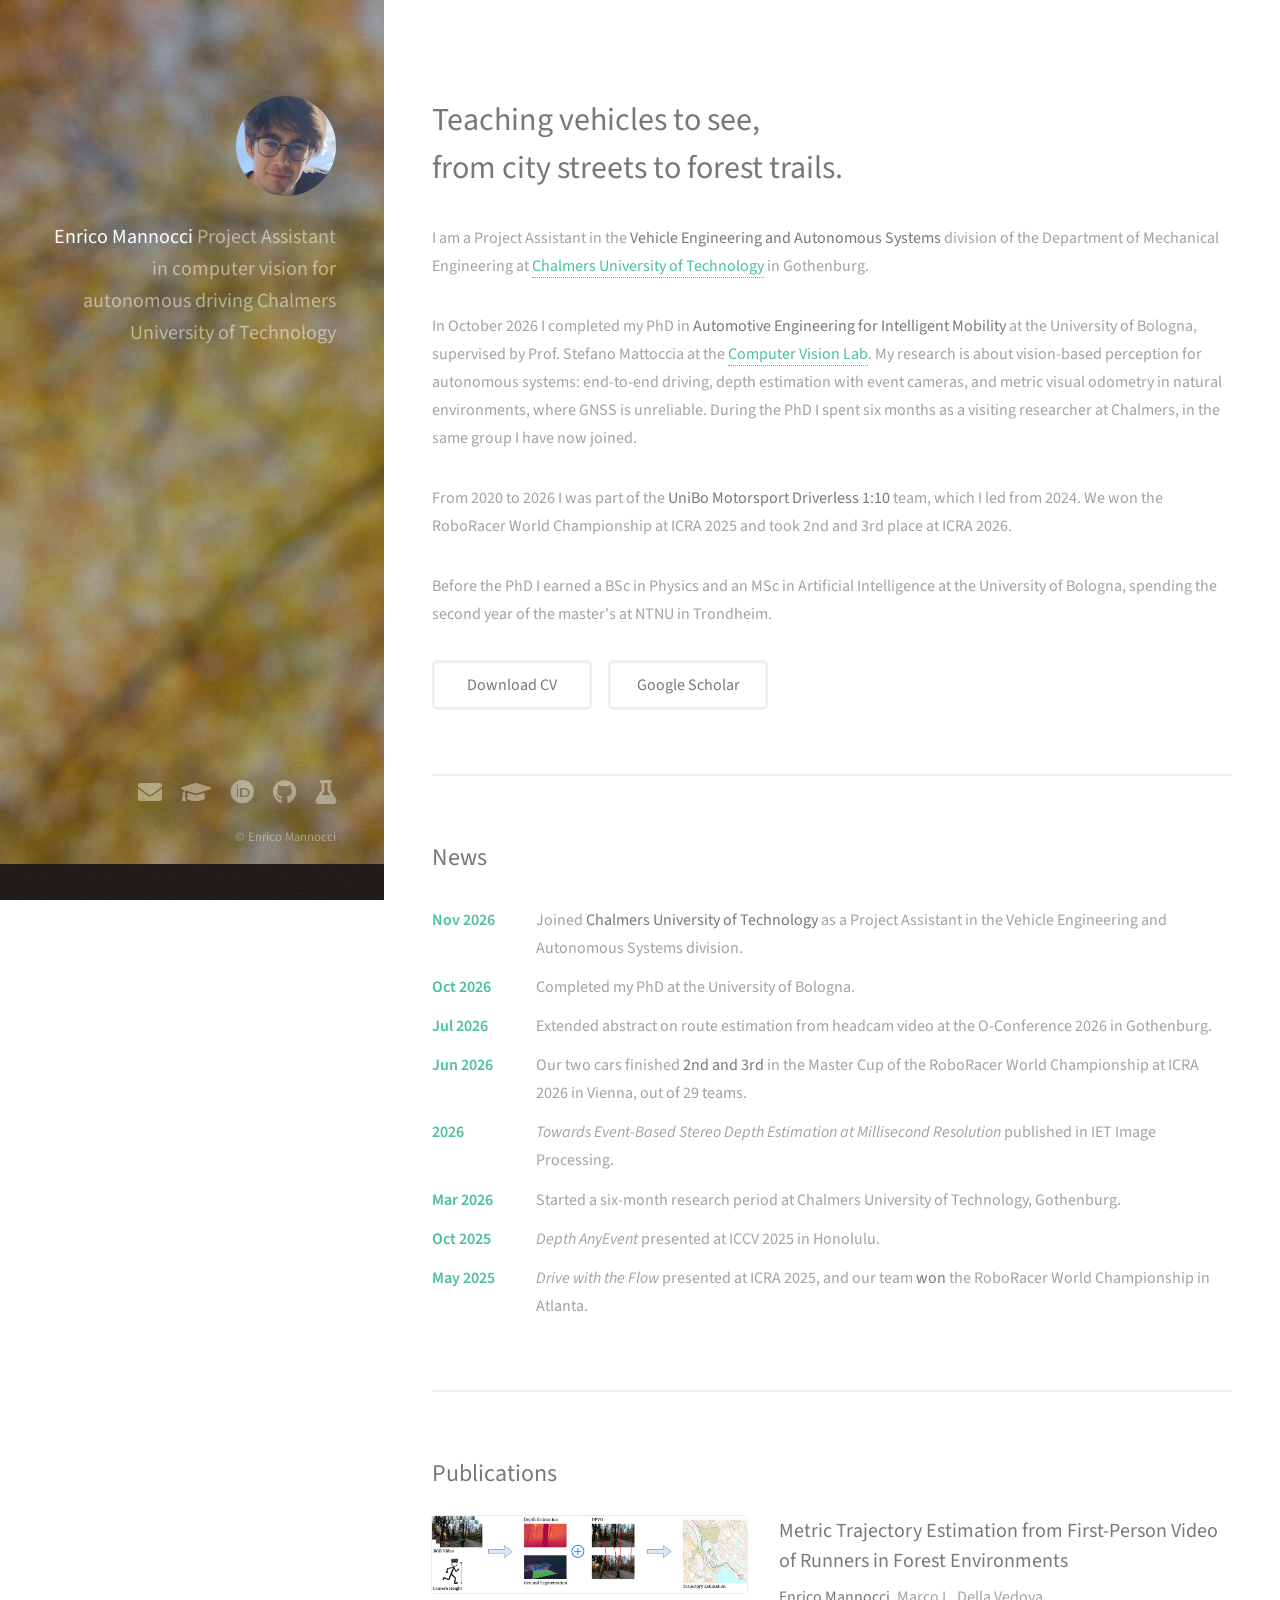
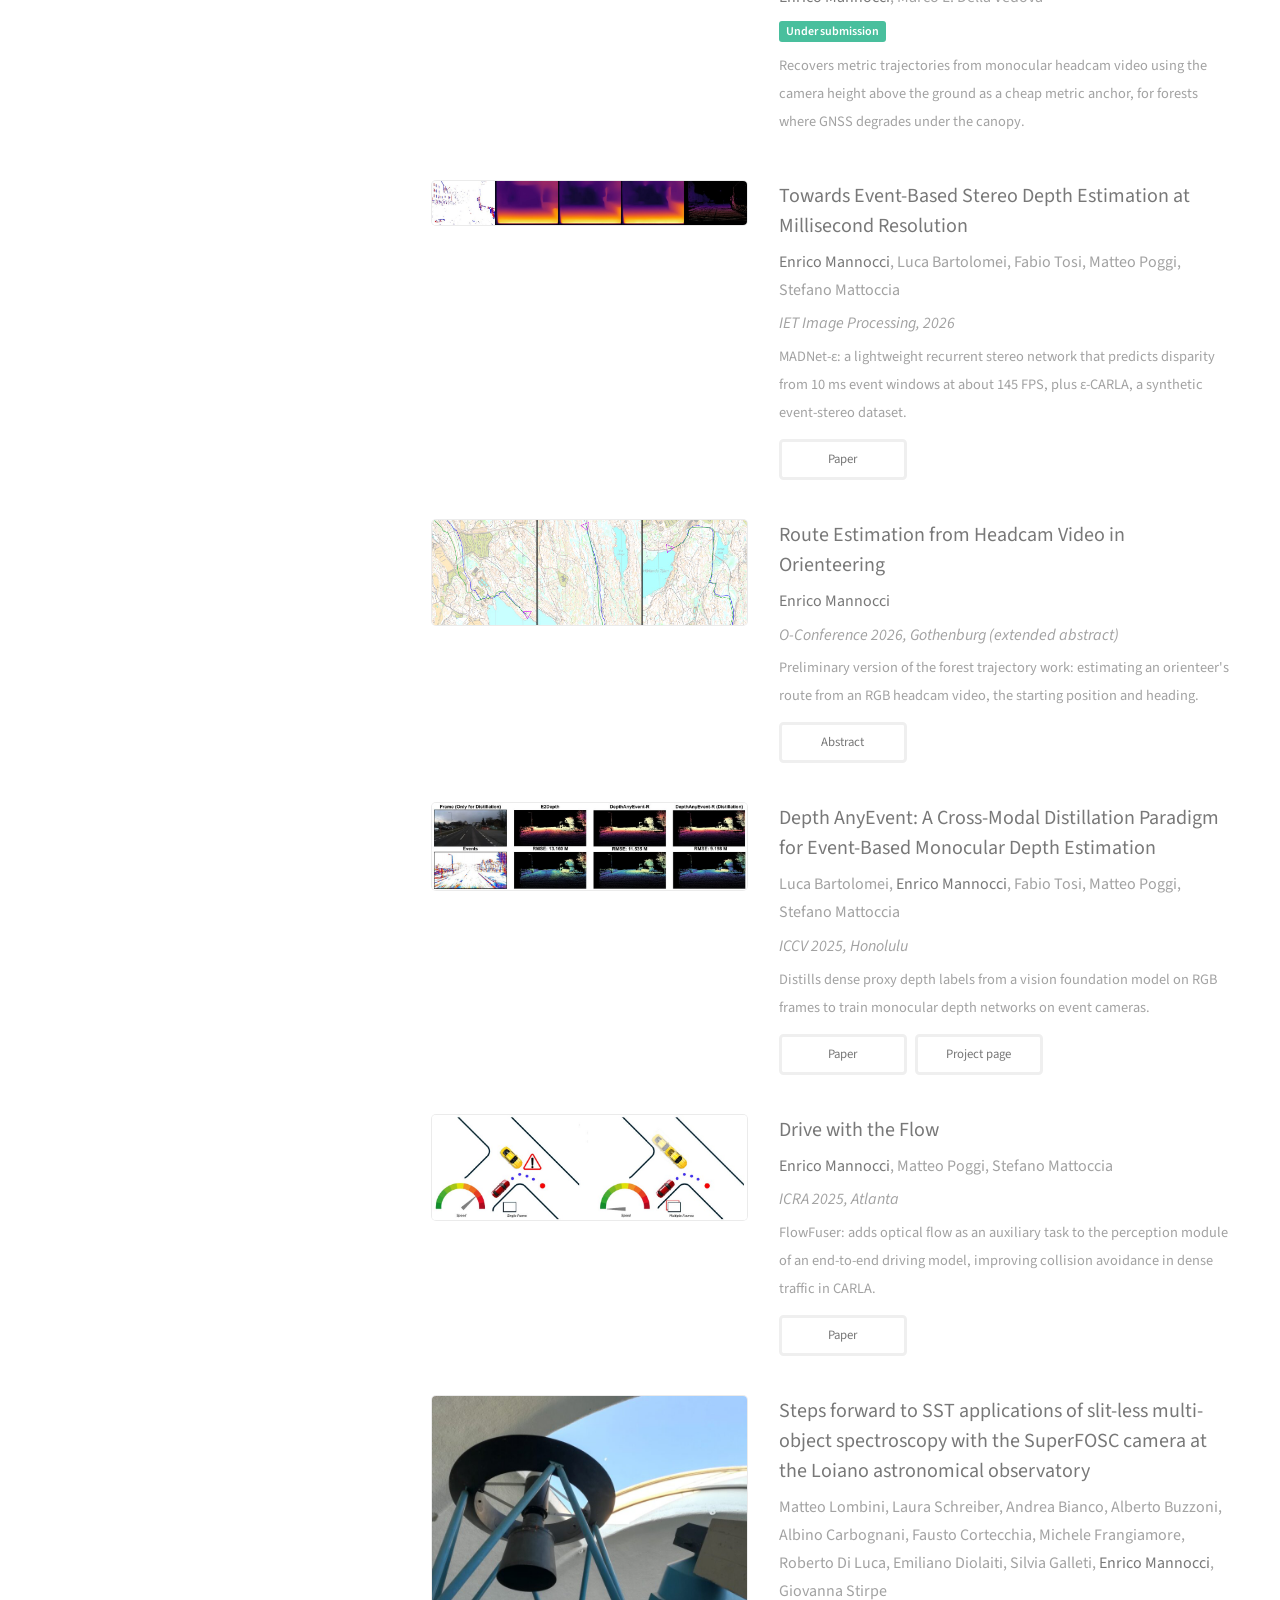
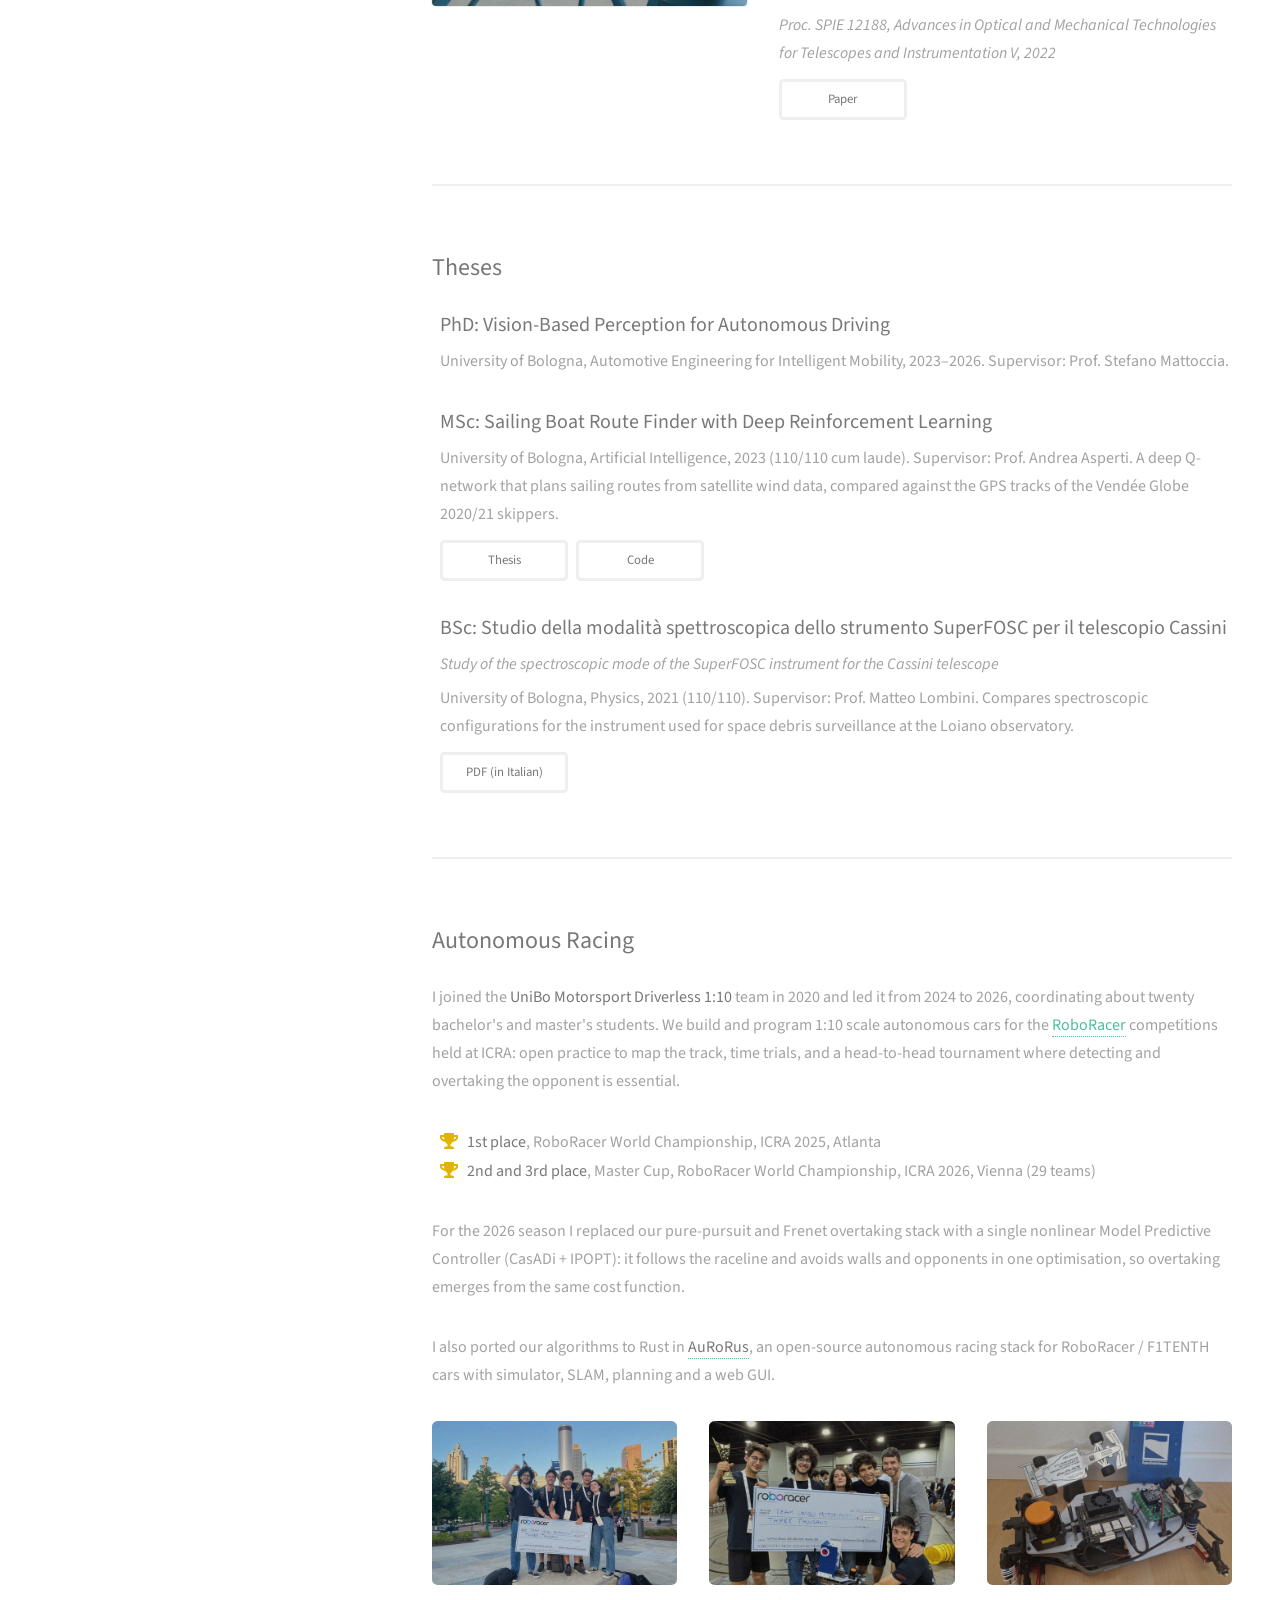
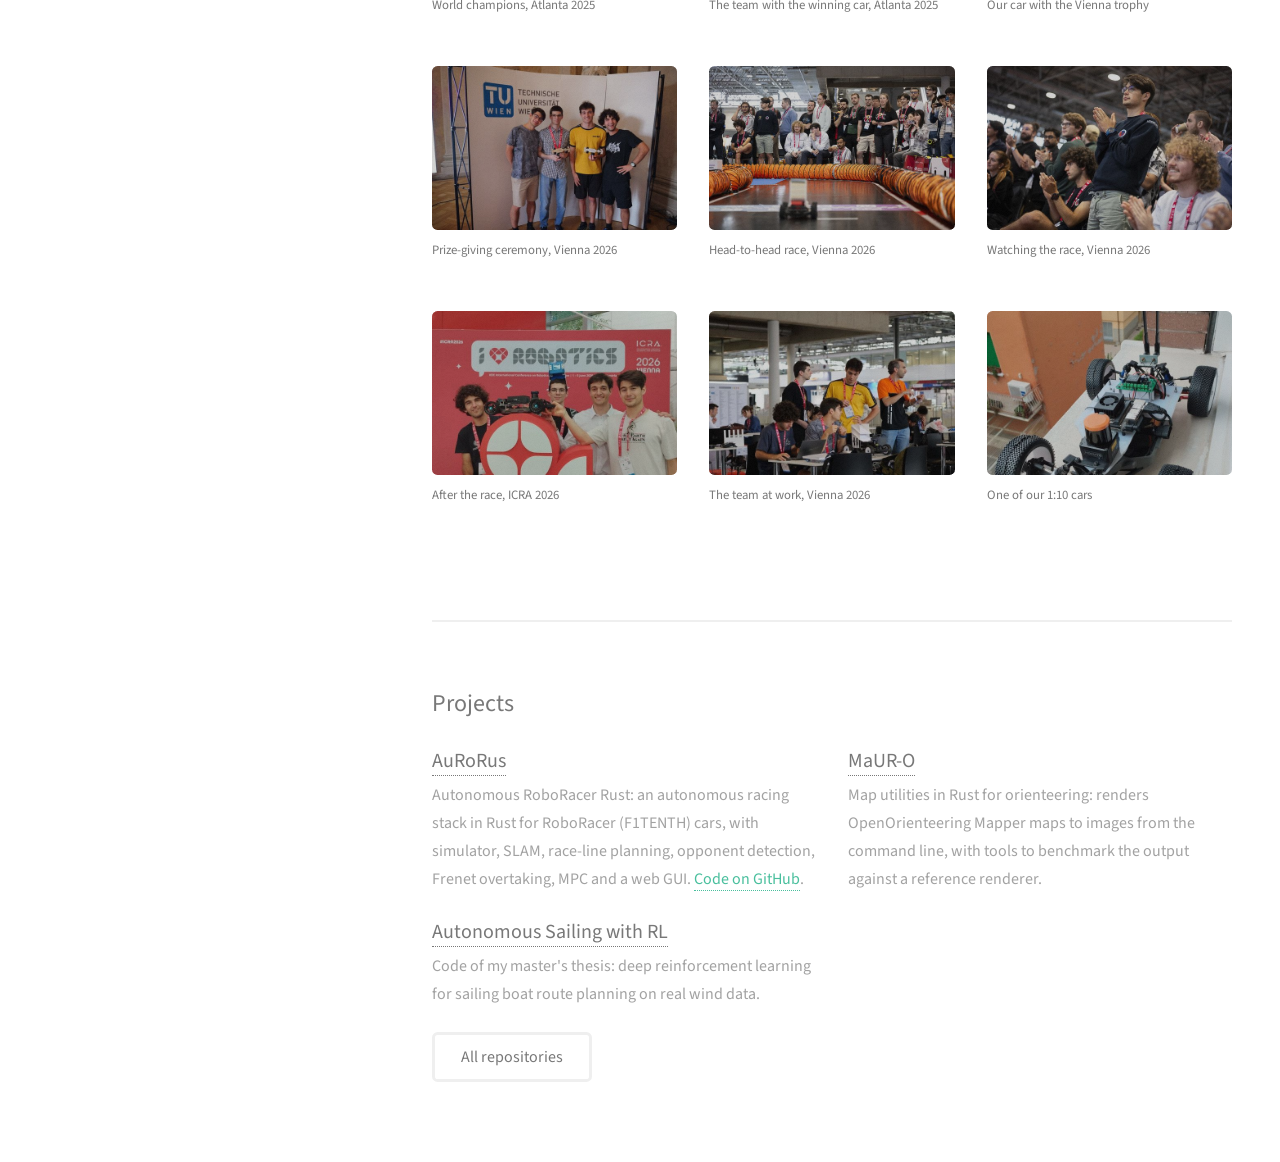
<file: index.html>
<!DOCTYPE HTML>
<!--
	Strata by HTML5 UP
	html5up.net | @ajlkn
	Free for personal and commercial use under the CCA 3.0 license (html5up.net/license)
-->
<html lang="en">
	<head>
		<title>Enrico Mannocci</title>
		<meta charset="utf-8" />
		<meta name="viewport" content="width=device-width, initial-scale=1" />
		<meta name="description" content="Enrico Mannocci, Project Assistant at Chalmers University of Technology working on computer vision for autonomous driving: event cameras, depth estimation and visual odometry." />
		<meta name="author" content="Enrico Mannocci" />
		<meta name="google-site-verification" content="pYx6PYhYQv-8bTAp2GTGQO2KaHbdOLUYwNhXBKSmpb8" />
		<meta property="og:title" content="Enrico Mannocci" />
		<meta property="og:description" content="Project Assistant at Chalmers University of Technology: computer vision for autonomous driving, event cameras, depth estimation, visual odometry, autonomous racing." />
		<meta property="og:type" content="website" />
		<meta property="og:url" content="https://noce99.github.io/" />
		<meta property="og:image" content="https://noce99.github.io/images/avatar.jpg" />
		<link rel="icon" href="images/avatar.jpg" />
		<link rel="stylesheet" href="assets/css/main.css" />
		<link rel="stylesheet" href="assets/css/custom.css" />
	</head>
	<body class="is-preload">

		<!-- Header -->
			<header id="header">
				<div class="inner">
					<a href="#" class="image avatar"><img src="images/avatar.jpg" alt="Enrico Mannocci" /></a>
					<h1><strong>Enrico Mannocci</strong><br />
					Project Assistant in computer vision<br />
					for autonomous driving<br />
					Chalmers University of Technology</h1>
				</div>
			</header>

		<!-- Main -->
			<div id="main">

				<!-- About -->
					<section id="about">
						<header class="major">
							<h2>Teaching vehicles to see,<br />
							from city streets to forest trails.</h2>
						</header>
						<p>I am a Project Assistant in the <strong>Vehicle Engineering and Autonomous Systems</strong> division of the
						Department of Mechanical Engineering at <a href="https://www.chalmers.se/en/persons/mannocci/">Chalmers University
						of Technology</a> in Gothenburg.</p>
						<p>In October 2026 I completed my PhD in <strong>Automotive Engineering for Intelligent Mobility</strong> at the
						University of Bologna, supervised by Prof. Stefano Mattoccia at the <a href="https://cvlab.unibo.it">Computer Vision Lab</a>.
						My research is about vision-based perception for autonomous systems: end-to-end driving, depth estimation with
						event cameras, and metric visual odometry in natural environments, where GNSS is unreliable. During the PhD I
						spent six months as a visiting researcher at Chalmers, in the same group I have now joined.</p>
						<p>From 2020 to 2026 I was part of the <strong>UniBo Motorsport Driverless 1:10</strong> team, which I led from
						2024. We won the RoboRacer World Championship at ICRA 2025 and took 2nd and 3rd place at ICRA 2026.</p>
						<p>Before the PhD I earned a BSc in Physics and an MSc in Artificial Intelligence at the University of
						Bologna, spending the second year of the master's at NTNU in Trondheim.</p>
						<ul class="actions">
							<li><a href="files/Enrico_Mannocci_CV.pdf" class="button">Download CV</a></li>
							<li><a href="https://scholar.google.com/citations?user=-2nWFTMAAAAJ" class="button">Google Scholar</a></li>
						</ul>
					</section>

				<!-- News -->
					<section id="news">
						<h2>News</h2>
						<ul class="news">
							<li><span class="date">Nov 2026</span> Joined <strong>Chalmers University of Technology</strong> as a Project Assistant in the Vehicle Engineering and Autonomous Systems division.</li>
							<li><span class="date">Oct 2026</span> Completed my PhD at the University of Bologna.</li>
							<li><span class="date">Jul 2026</span> Extended abstract on route estimation from headcam video at the O-Conference 2026 in Gothenburg.</li>
							<li><span class="date">Jun 2026</span> Our two cars finished <strong>2nd and 3rd</strong> in the Master Cup of the RoboRacer World Championship at ICRA 2026 in Vienna, out of 29 teams.</li>
							<li><span class="date">2026</span> <em>Towards Event-Based Stereo Depth Estimation at Millisecond Resolution</em> published in IET Image Processing.</li>
							<li><span class="date">Mar 2026</span> Started a six-month research period at Chalmers University of Technology, Gothenburg.</li>
							<li><span class="date">Oct 2025</span> <em>Depth AnyEvent</em> presented at ICCV 2025 in Honolulu.</li>
							<li><span class="date">May 2025</span> <em>Drive with the Flow</em> presented at ICRA 2025, and our team <strong>won</strong> the RoboRacer World Championship in Atlanta.</li>
						</ul>
					</section>

				<!-- Publications -->
					<section id="publications">
						<h2>Publications</h2>

						<article class="pub row">
							<div class="col-5 col-12-small"><span class="image fit"><img src="images/publications/forest_vo.jpg" alt="Pipeline from headcam video to a metric trajectory on an orienteering map" /></span></div>
							<div class="col-7 col-12-small">
								<h3>Metric Trajectory Estimation from First-Person Video of Runners in Forest Environments</h3>
								<p class="authors"><strong>Enrico Mannocci</strong>, Marco L. Della Vedova</p>
								<p class="venue"><span class="tag">Under submission</span></p>
								<p class="summary">Recovers metric trajectories from monocular headcam video using the camera height above the ground as a cheap metric anchor, for forests where GNSS degrades under the canopy.</p>
							</div>
						</article>

						<article class="pub row">
							<div class="col-5 col-12-small"><span class="image fit"><img src="images/publications/madnet_epsilon.jpg" alt="Event histogram and disparity predictions of MADNet-epsilon" /></span></div>
							<div class="col-7 col-12-small">
								<h3>Towards Event-Based Stereo Depth Estimation at Millisecond Resolution</h3>
								<p class="authors"><strong>Enrico Mannocci</strong>, Luca Bartolomei, Fabio Tosi, Matteo Poggi, Stefano Mattoccia</p>
								<p class="venue">IET Image Processing, 2026</p>
								<p class="summary">MADNet-&epsilon;: a lightweight recurrent stereo network that predicts disparity from 10&nbsp;ms event windows at about 145&nbsp;FPS, plus &epsilon;-CARLA, a synthetic event-stereo dataset.</p>
								<ul class="actions small">
									<li><a href="https://doi.org/10.1049/ipr2.70472" class="button small">Paper</a></li>
								</ul>
							</div>
						</article>

						<article class="pub row">
							<div class="col-5 col-12-small"><span class="image fit"><img src="images/publications/orienteering.jpg" alt="Estimated and ground-truth routes on orienteering maps" /></span></div>
							<div class="col-7 col-12-small">
								<h3>Route Estimation from Headcam Video in Orienteering</h3>
								<p class="authors"><strong>Enrico Mannocci</strong></p>
								<p class="venue">O-Conference 2026, Gothenburg (extended abstract)</p>
								<p class="summary">Preliminary version of the forest trajectory work: estimating an orienteer's route from an RGB headcam video, the starting position and heading.</p>
								<ul class="actions small">
									<li><a href="https://research.chalmers.se/publication/553431/file/553431_Fulltext.pdf#page=40" class="button small">Abstract</a></li>
								</ul>
							</div>
						</article>

						<article class="pub row">
							<div class="col-5 col-12-small"><span class="image fit"><img src="images/publications/depth_anyevent.jpg" alt="Depth AnyEvent qualitative results" /></span></div>
							<div class="col-7 col-12-small">
								<h3>Depth AnyEvent: A Cross-Modal Distillation Paradigm for Event-Based Monocular Depth Estimation</h3>
								<p class="authors">Luca Bartolomei, <strong>Enrico Mannocci</strong>, Fabio Tosi, Matteo Poggi, Stefano Mattoccia</p>
								<p class="venue">ICCV 2025, Honolulu</p>
								<p class="summary">Distills dense proxy depth labels from a vision foundation model on RGB frames to train monocular depth networks on event cameras.</p>
								<ul class="actions small">
									<li><a href="https://doi.org/10.1109/ICCV51701.2025.01829" class="button small">Paper</a></li>
									<li><a href="https://bartn8.github.io/depthanyevent" class="button small">Project page</a></li>
								</ul>
							</div>
						</article>

						<article class="pub row">
							<div class="col-5 col-12-small"><span class="image fit"><img src="images/publications/drive_with_the_flow.jpg" alt="Single-frame versus multi-frame perception in a dense traffic scenario" /></span></div>
							<div class="col-7 col-12-small">
								<h3>Drive with the Flow</h3>
								<p class="authors"><strong>Enrico Mannocci</strong>, Matteo Poggi, Stefano Mattoccia</p>
								<p class="venue">ICRA 2025, Atlanta</p>
								<p class="summary">FlowFuser: adds optical flow as an auxiliary task to the perception module of an end-to-end driving model, improving collision avoidance in dense traffic in CARLA.</p>
								<ul class="actions small">
									<li><a href="https://doi.org/10.1109/ICRA55743.2025.11128822" class="button small">Paper</a></li>
								</ul>
							</div>
						</article>

						<article class="pub row">
							<div class="col-5 col-12-small"><span class="image fit"><img src="images/publications/superfosc.jpg" alt="The Cassini telescope at the Loiano observatory" /></span></div>
							<div class="col-7 col-12-small">
								<h3>Steps forward to SST applications of slit-less multi-object spectroscopy with the SuperFOSC camera at the Loiano astronomical observatory</h3>
								<p class="authors">Matteo Lombini, Laura Schreiber, Andrea Bianco, Alberto Buzzoni, Albino Carbognani, Fausto Cortecchia, Michele Frangiamore, Roberto Di Luca, Emiliano Diolaiti, Silvia Galleti, <strong>Enrico Mannocci</strong>, Giovanna Stirpe</p>
								<p class="venue">Proc. SPIE 12188, Advances in Optical and Mechanical Technologies for Telescopes and Instrumentation V, 2022</p>
								<ul class="actions small">
									<li><a href="https://doi.org/10.1117/12.2628959" class="button small">Paper</a></li>
								</ul>
							</div>
						</article>
					</section>

				<!-- Theses -->
					<section id="theses">
						<h2>Theses</h2>
						<ul class="theses">
							<li>
								<h3>PhD: Vision-Based Perception for Autonomous Driving</h3>
								<p>University of Bologna, Automotive Engineering for Intelligent Mobility, 2023&ndash;2026. Supervisor: Prof. Stefano Mattoccia.</p>
							</li>
							<li>
								<h3>MSc: Sailing Boat Route Finder with Deep Reinforcement Learning</h3>
								<p>University of Bologna, Artificial Intelligence, 2023 (110/110 cum laude). Supervisor: Prof. Andrea Asperti.
								A deep Q-network that plans sailing routes from satellite wind data, compared against the GPS tracks of the Vend&eacute;e Globe 2020/21 skippers.</p>
								<ul class="actions small">
									<li><a href="https://amslaurea.unibo.it/id/eprint/29903/" class="button small">Thesis</a></li>
									<li><a href="https://github.com/Noce99/Autonoums_Sailing" class="button small">Code</a></li>
								</ul>
							</li>
							<li>
								<h3>BSc: Studio della modalit&agrave; spettroscopica dello strumento SuperFOSC per il telescopio Cassini</h3>
								<p class="translation">Study of the spectroscopic mode of the SuperFOSC instrument for the Cassini telescope</p>
								<p>University of Bologna, Physics, 2021 (110/110). Supervisor: Prof. Matteo Lombini.
								Compares spectroscopic configurations for the instrument used for space debris surveillance at the Loiano observatory.</p>
								<ul class="actions small">
									<li><a href="files/Mannocci_BSc_Thesis_SuperFOSC_IT.pdf" class="button small">PDF (in Italian)</a></li>
								</ul>
							</li>
						</ul>
					</section>

				<!-- Autonomous Racing -->
					<section id="racing">
						<h2>Autonomous Racing</h2>
						<p>I joined the <strong>UniBo Motorsport Driverless 1:10</strong> team in 2020 and led it from 2024 to 2026, coordinating
						about twenty bachelor's and master's students. We build and program 1:10 scale autonomous cars for the
						<a href="https://roboracer.ai">RoboRacer</a> competitions held at ICRA: open practice to map the track, time trials,
						and a head-to-head tournament where detecting and overtaking the opponent is essential.</p>
						<ul class="results">
							<li><span class="icon solid fa-trophy"></span> <strong>1st place</strong>, RoboRacer World Championship, ICRA 2025, Atlanta</li>
							<li><span class="icon solid fa-trophy"></span> <strong>2nd and 3rd place</strong>, Master Cup, RoboRacer World Championship, ICRA 2026, Vienna (29 teams)</li>
						</ul>
						<p>For the 2026 season I replaced our pure-pursuit and Frenet overtaking stack with a single nonlinear
						Model Predictive Controller (CasADi + IPOPT): it follows the raceline and avoids walls and opponents in one
						optimisation, so overtaking emerges from the same cost function.</p>
						<p>I also ported our algorithms to Rust in <a href="aurorus/"><strong>AuRoRus</strong></a>, an open-source
						autonomous racing stack for RoboRacer / F1TENTH cars with simulator, SLAM, planning and a web GUI.</p>
						<div class="row gallery">
							<article class="col-4 col-6-xsmall work-item">
								<a href="images/racing/fulls/Atlanta_UBM_team_with_money_prize_outside.jpg" class="image fit thumb"><img src="images/racing/thumbs/Atlanta_UBM_team_with_money_prize_outside.jpg" alt="" /></a>
								<h3>World champions, Atlanta 2025</h3>
							</article>
							<article class="col-4 col-6-xsmall work-item">
								<a href="images/racing/fulls/Atlanta_UBM_team_with_money_prize_inside_2.jpg" class="image fit thumb"><img src="images/racing/thumbs/Atlanta_UBM_team_with_money_prize_inside_2.jpg" alt="" /></a>
								<h3>The team with the winning car, Atlanta 2025</h3>
							</article>
							<article class="col-4 col-6-xsmall work-item">
								<a href="images/racing/fulls/Car_4.jpg" class="image fit thumb"><img src="images/racing/thumbs/Car_4.jpg" alt="" /></a>
								<h3>Our car with the Vienna trophy</h3>
							</article>
							<article class="col-4 col-6-xsmall work-item">
								<a href="images/racing/fulls/Vienna_UBM_team_at_prize_giving_cerimony.jpg" class="image fit thumb"><img src="images/racing/thumbs/Vienna_UBM_team_at_prize_giving_cerimony.jpg" alt="" /></a>
								<h3>Prize-giving ceremony, Vienna 2026</h3>
							</article>
							<article class="col-4 col-6-xsmall work-item">
								<a href="images/racing/fulls/Vienna_me_watching_a_race.jpg" class="image fit thumb"><img src="images/racing/thumbs/Vienna_me_watching_a_race.jpg" alt="" /></a>
								<h3>Head-to-head race, Vienna 2026</h3>
							</article>
							<article class="col-4 col-6-xsmall work-item">
								<a href="images/racing/fulls/Vienna_me_watching_a_race_2.jpg" class="image fit thumb"><img src="images/racing/thumbs/Vienna_me_watching_a_race_2.jpg" alt="" /></a>
								<h3>Watching the race, Vienna 2026</h3>
							</article>
							<article class="col-4 col-6-xsmall work-item">
								<a href="images/racing/fulls/Vienna_UBM_after_the_race_with_ICRA_logo.jpg" class="image fit thumb"><img src="images/racing/thumbs/Vienna_UBM_after_the_race_with_ICRA_logo.jpg" alt="" /></a>
								<h3>After the race, ICRA 2026</h3>
							</article>
							<article class="col-4 col-6-xsmall work-item">
								<a href="images/racing/fulls/Vienna_UBM_team_at_work.jpg" class="image fit thumb"><img src="images/racing/thumbs/Vienna_UBM_team_at_work.jpg" alt="" /></a>
								<h3>The team at work, Vienna 2026</h3>
							</article>
							<article class="col-4 col-6-xsmall work-item">
								<a href="images/racing/fulls/Car_1.jpg" class="image fit thumb"><img src="images/racing/thumbs/Car_1.jpg" alt="" /></a>
								<h3>One of our 1:10 cars</h3>
							</article>
						</div>
					</section>

				<!-- Projects -->
					<section id="projects">
						<h2>Projects</h2>
						<div class="row projects">
							<div class="col-6 col-12-small">
								<h3><a href="aurorus/">AuRoRus</a></h3>
								<p>Autonomous RoboRacer Rust: an autonomous racing stack in Rust for RoboRacer (F1TENTH) cars, with simulator, SLAM, race-line planning, opponent detection, Frenet overtaking, MPC and a web GUI. <a href="https://github.com/Noce99/AuRoRus">Code on GitHub</a>.</p>
							</div>
							<div class="col-6 col-12-small">
								<h3><a href="https://github.com/Noce99/MaUR-O">MaUR-O</a></h3>
								<p>Map utilities in Rust for orienteering: renders OpenOrienteering Mapper maps to images from the command line, with tools to benchmark the output against a reference renderer.</p>
							</div>
							<div class="col-6 col-12-small">
								<h3><a href="https://github.com/Noce99/Autonoums_Sailing">Autonomous Sailing with RL</a></h3>
								<p>Code of my master's thesis: deep reinforcement learning for sailing boat route planning on real wind data.</p>
							</div>
						</div>
						<ul class="actions">
							<li><a href="https://github.com/Noce99" class="button">All repositories</a></li>
						</ul>
					</section>

			</div>

		<!-- Footer -->
			<footer id="footer">
				<div class="inner">
					<ul class="icons">
						<li><a href="mailto:mannocci@chalmers.se" class="icon solid fa-envelope"><span class="label">Email</span></a></li>
						<li><a href="https://scholar.google.com/citations?user=-2nWFTMAAAAJ" class="icon solid fa-graduation-cap"><span class="label">Google Scholar</span></a></li>
						<li><a href="https://orcid.org/0009-0002-9148-3978" class="icon brands fa-orcid"><span class="label">ORCID</span></a></li>
						<li><a href="https://github.com/Noce99" class="icon brands fa-github"><span class="label">GitHub</span></a></li>
						<li><a href="https://cvlab.unibo.it" class="icon solid fa-flask"><span class="label">CVLab</span></a></li>
					</ul>
					<ul class="copyright">
						<li>&copy; Enrico Mannocci</li>
					</ul>
				</div>
			</footer>

		<!-- Scripts -->
			<script src="assets/js/jquery.min.js"></script>
			<script src="assets/js/jquery.poptrox.min.js"></script>
			<script src="assets/js/browser.min.js"></script>
			<script src="assets/js/breakpoints.min.js"></script>
			<script src="assets/js/util.js"></script>
			<script src="assets/js/main.js"></script>

	</body>
</html>
</file>
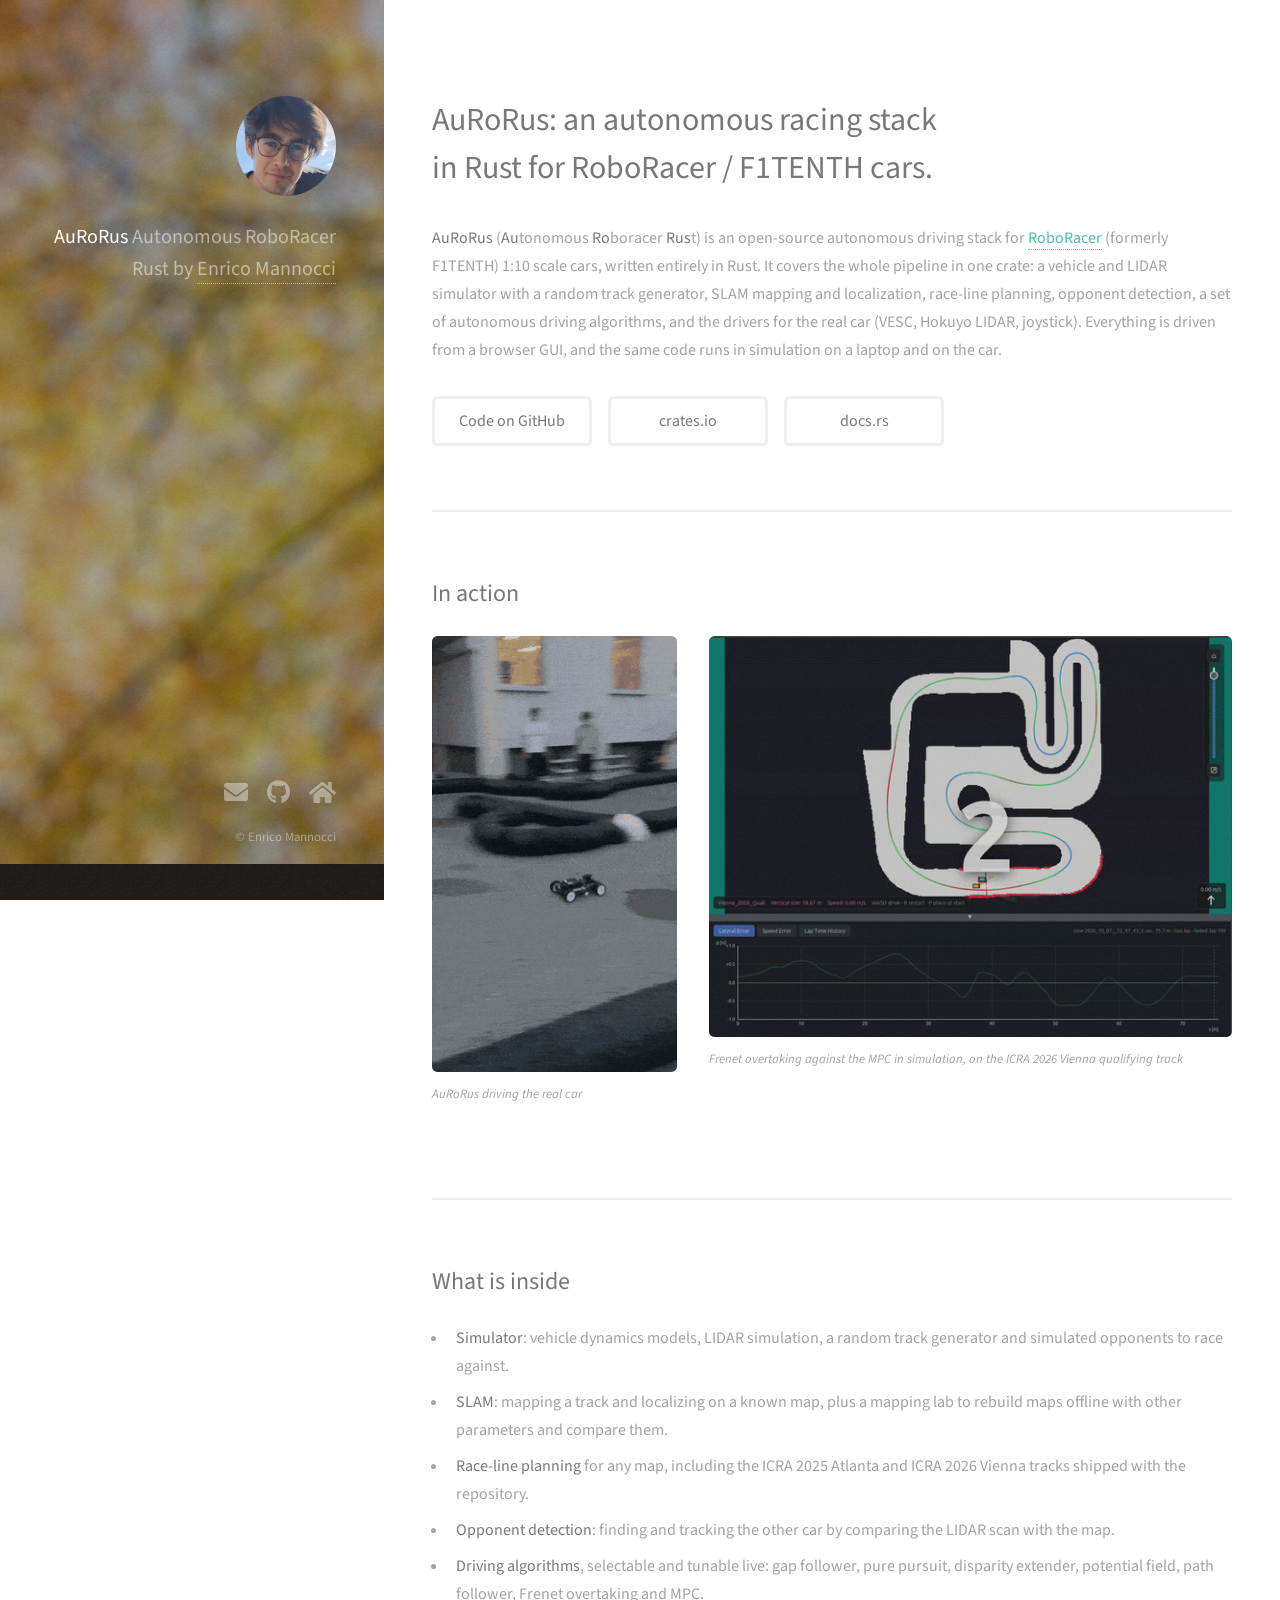
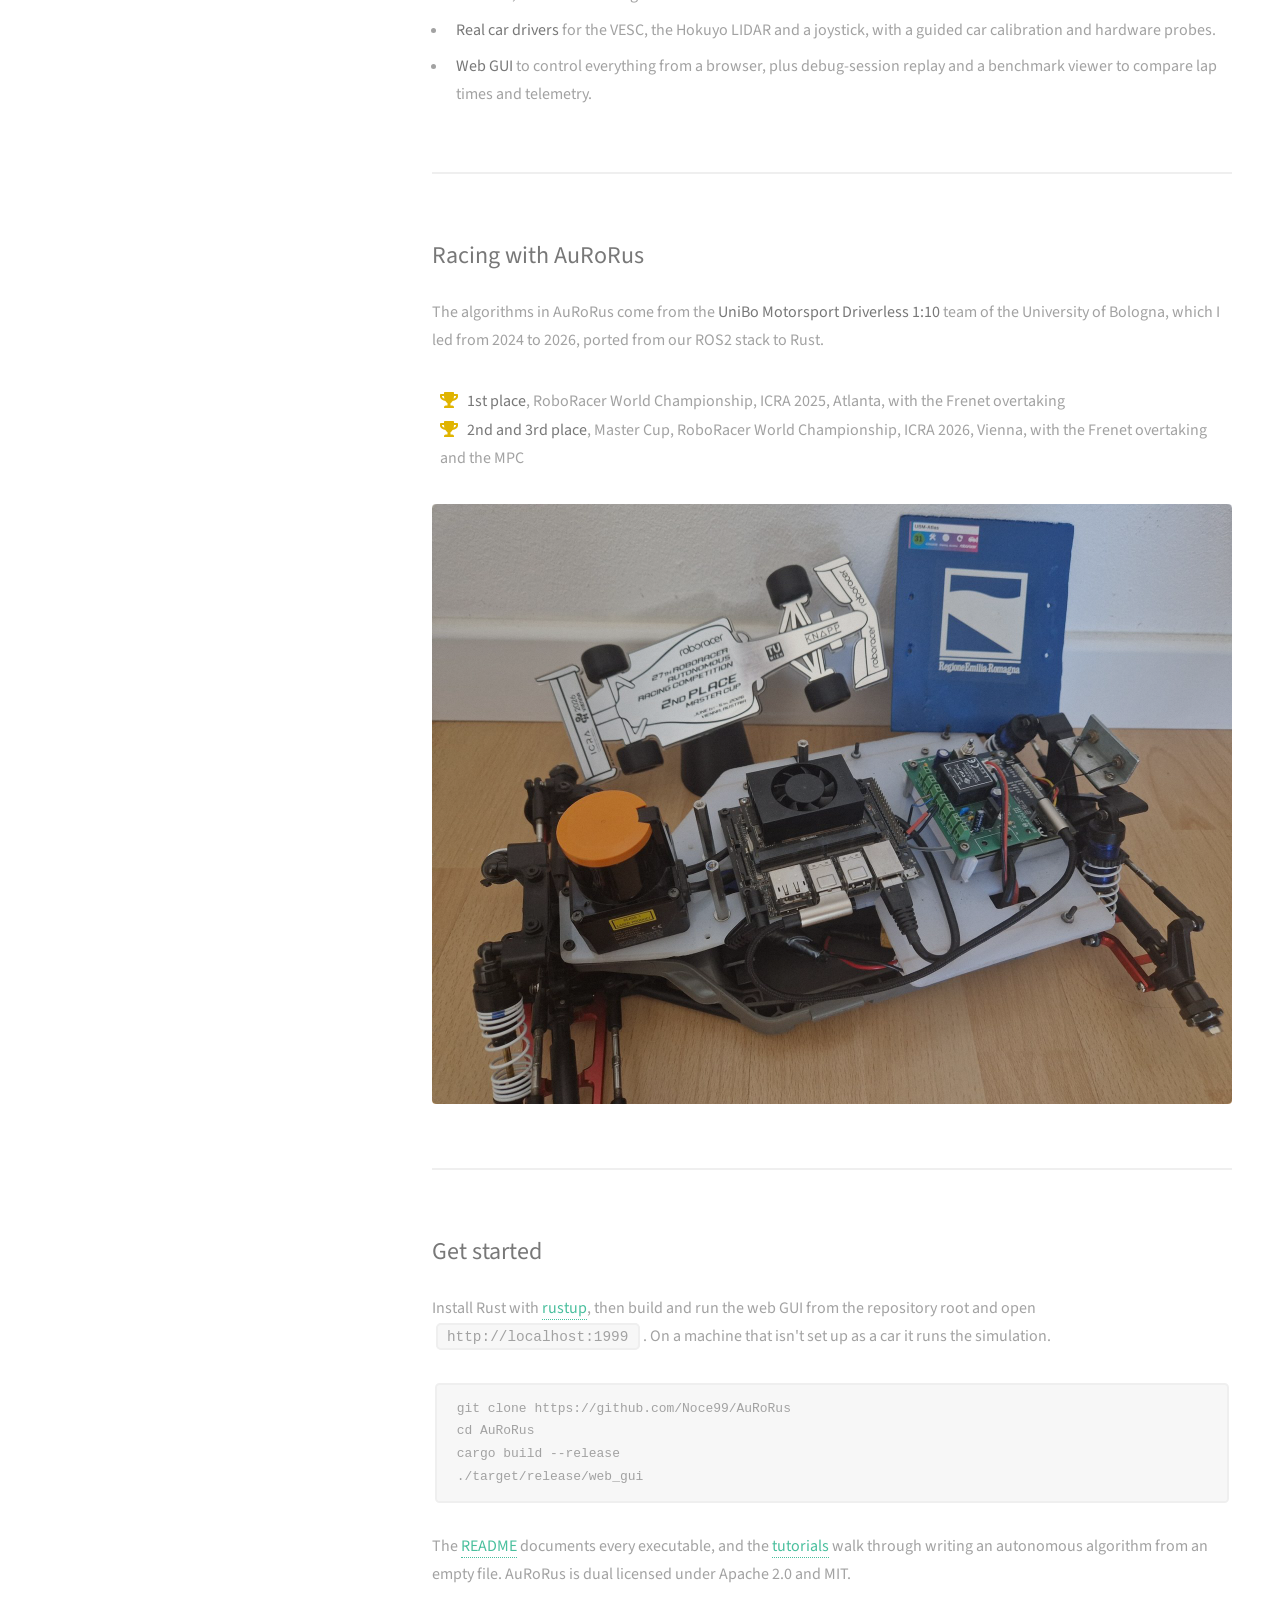
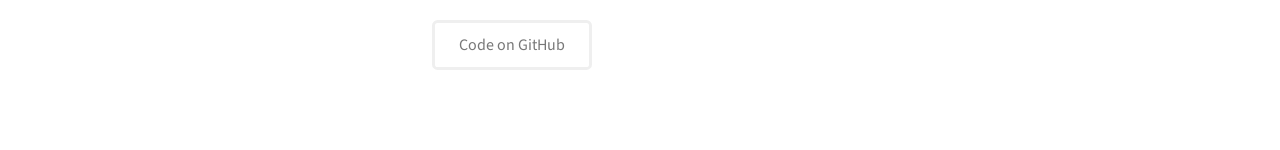
<file: aurorus/index.html>
<!DOCTYPE HTML>
<!--
	Strata by HTML5 UP
	html5up.net | @ajlkn
	Free for personal and commercial use under the CCA 3.0 license (html5up.net/license)
-->
<html lang="en">
	<head>
		<title>AuRoRus – Autonomous racing stack in Rust for RoboRacer / F1TENTH</title>
		<meta charset="utf-8" />
		<meta name="viewport" content="width=device-width, initial-scale=1" />
		<meta name="description" content="AuRoRus (Autonomous RoboRacer Rust) is an open-source autonomous driving stack for RoboRacer (F1TENTH) cars written in Rust: simulator, SLAM, race-line planning, opponent detection, Frenet overtaking, MPC and a web GUI." />
		<meta name="author" content="Enrico Mannocci" />
		<link rel="canonical" href="https://noce99.github.io/aurorus/" />
		<meta property="og:title" content="AuRoRus – Autonomous racing stack in Rust for RoboRacer / F1TENTH" />
		<meta property="og:description" content="Open-source autonomous driving stack for RoboRacer (F1TENTH) cars, written in Rust. Second place at the RoboRacer competition, ICRA 2026." />
		<meta property="og:type" content="website" />
		<meta property="og:url" content="https://noce99.github.io/aurorus/" />
		<meta property="og:image" content="https://noce99.github.io/images/racing/fulls/Car_4.jpg" />
		<link rel="icon" href="../images/avatar.jpg" />
		<link rel="stylesheet" href="../assets/css/main.css" />
		<link rel="stylesheet" href="../assets/css/custom.css" />
		<script type="application/ld+json">
		{
			"@context": "https://schema.org",
			"@type": "SoftwareSourceCode",
			"name": "AuRoRus",
			"alternateName": "Autonomous RoboRacer Rust",
			"description": "Autonomous driving stack for RoboRacer (F1TENTH) cars written in Rust: simulator, SLAM, race-line planning, opponent detection, driving algorithms, car drivers and a web GUI.",
			"url": "https://noce99.github.io/aurorus/",
			"codeRepository": "https://github.com/Noce99/AuRoRus",
			"programmingLanguage": "Rust",
			"license": "https://www.apache.org/licenses/LICENSE-2.0",
			"keywords": "Rust, RoboRacer, F1TENTH, autonomous racing, autonomous driving, SLAM, MPC, simulator, robotics",
			"author": {
				"@type": "Person",
				"name": "Enrico Mannocci",
				"url": "https://noce99.github.io/"
			}
		}
		</script>
	</head>
	<body class="is-preload">

		<!-- Header -->
			<header id="header">
				<div class="inner">
					<a href="../" class="image avatar"><img src="../images/avatar.jpg" alt="Enrico Mannocci" /></a>
					<h1><strong>AuRoRus</strong><br />
					Autonomous RoboRacer Rust<br />
					by <a href="../">Enrico Mannocci</a></h1>
				</div>
			</header>

		<!-- Main -->
			<div id="main">

				<!-- About -->
					<section id="about">
						<header class="major">
							<h2>AuRoRus: an autonomous racing stack<br />
							in Rust for RoboRacer / F1TENTH cars.</h2>
						</header>
						<p><strong>AuRoRus</strong> (<strong>Au</strong>tonomous <strong>Ro</strong>boracer <strong>Rus</strong>t) is an
						open-source autonomous driving stack for <a href="https://roboracer.ai">RoboRacer</a> (formerly F1TENTH)
						1:10 scale cars, written entirely in Rust. It covers the whole pipeline in one crate: a vehicle and LIDAR
						simulator with a random track generator, SLAM mapping and localization, race-line planning, opponent
						detection, a set of autonomous driving algorithms, and the drivers for the real car (VESC, Hokuyo LIDAR,
						joystick). Everything is driven from a browser GUI, and the same code runs in simulation on a laptop and on
						the car.</p>
						<ul class="actions">
							<li><a href="https://github.com/Noce99/AuRoRus" class="button">Code on GitHub</a></li>
							<li><a href="https://crates.io/crates/aurorus" class="button">crates.io</a></li>
							<li><a href="https://docs.rs/aurorus" class="button">docs.rs</a></li>
						</ul>
					</section>

				<!-- Demo -->
					<section id="demo">
						<h2>In action</h2>
						<div class="row aurorus-media">
							<div class="col-4 col-12-small">
								<span class="image fit portrait"><img src="../images/aurorus/aurorus_in_the_real_world.gif" alt="The real RoboRacer car driving autonomously with AuRoRus on an outdoor track bounded by black tubes" loading="lazy" /></span>
								<p class="caption">AuRoRus driving the real car</p>
							</div>
							<div class="col-8 col-12-small">
								<span class="image fit"><img src="../images/aurorus/frenet_overtaking_vs_mpc_simulating_to_race_at_vienna_quali.gif" alt="The AuRoRus web GUI simulating the Frenet overtaking and the MPC racing on the Vienna 2026 qualifying map" loading="lazy" /></span>
								<p class="caption">Frenet overtaking against the MPC in simulation, on the ICRA 2026 Vienna qualifying track</p>
							</div>
						</div>
					</section>

				<!-- Features -->
					<section id="features">
						<h2>What is inside</h2>
						<ul class="features">
							<li><strong>Simulator</strong>: vehicle dynamics models, LIDAR simulation, a random track generator and simulated opponents to race against.</li>
							<li><strong>SLAM</strong>: mapping a track and localizing on a known map, plus a mapping lab to rebuild maps offline with other parameters and compare them.</li>
							<li><strong>Race-line planning</strong> for any map, including the ICRA 2025 Atlanta and ICRA 2026 Vienna tracks shipped with the repository.</li>
							<li><strong>Opponent detection</strong>: finding and tracking the other car by comparing the LIDAR scan with the map.</li>
							<li><strong>Driving algorithms</strong>, selectable and tunable live: gap follower, pure pursuit, disparity extender, potential field, path follower, Frenet overtaking and MPC.</li>
							<li><strong>Real car drivers</strong> for the VESC, the Hokuyo LIDAR and a joystick, with a guided car calibration and hardware probes.</li>
							<li><strong>Web GUI</strong> to control everything from a browser, plus debug-session replay and a benchmark viewer to compare lap times and telemetry.</li>
						</ul>
					</section>

				<!-- Racing -->
					<section id="results">
						<h2>Racing with AuRoRus</h2>
						<p>The algorithms in AuRoRus come from the <strong>UniBo Motorsport Driverless 1:10</strong> team of the University
						of Bologna, which I led from 2024 to 2026, ported from our ROS2 stack to Rust.</p>
						<ul class="results">
							<li><span class="icon solid fa-trophy"></span> <strong>1st place</strong>, RoboRacer World Championship, ICRA 2025, Atlanta, with the Frenet overtaking</li>
							<li><span class="icon solid fa-trophy"></span> <strong>2nd and 3rd place</strong>, Master Cup, RoboRacer World Championship, ICRA 2026, Vienna, with the Frenet overtaking and the MPC</li>
						</ul>
						<span class="image fit aurorus-photo"><img src="../images/racing/fulls/Car_4.jpg" alt="The RoboRacer car next to its trophy from ICRA 2026 in Vienna" loading="lazy" /></span>
					</section>

				<!-- Get started -->
					<section id="get-started">
						<h2>Get started</h2>
						<p>Install Rust with <a href="https://rustup.rs/">rustup</a>, then build and run the web GUI from the repository root
						and open <code>http://localhost:1999</code>. On a machine that isn't set up as a car it runs the simulation.</p>
<pre><code>git clone https://github.com/Noce99/AuRoRus
cd AuRoRus
cargo build --release
./target/release/web_gui</code></pre>
						<p>The <a href="https://github.com/Noce99/AuRoRus#readme">README</a> documents every executable, and the
						<a href="https://github.com/Noce99/AuRoRus/tree/master/tutorials">tutorials</a> walk through writing an
						autonomous algorithm from an empty file. AuRoRus is dual licensed under Apache 2.0 and MIT.</p>
						<ul class="actions">
							<li><a href="https://github.com/Noce99/AuRoRus" class="button">Code on GitHub</a></li>
						</ul>
					</section>

			</div>

		<!-- Footer -->
			<footer id="footer">
				<div class="inner">
					<ul class="icons">
						<li><a href="mailto:mannocci@chalmers.se" class="icon solid fa-envelope"><span class="label">Email</span></a></li>
						<li><a href="https://github.com/Noce99/AuRoRus" class="icon brands fa-github"><span class="label">GitHub</span></a></li>
						<li><a href="../" class="icon solid fa-home"><span class="label">Home</span></a></li>
					</ul>
					<ul class="copyright">
						<li>&copy; Enrico Mannocci</li>
					</ul>
				</div>
			</footer>

		<!-- Scripts -->
			<script src="../assets/js/jquery.min.js"></script>
			<script src="../assets/js/jquery.poptrox.min.js"></script>
			<script src="../assets/js/browser.min.js"></script>
			<script src="../assets/js/breakpoints.min.js"></script>
			<script src="../assets/js/util.js"></script>
			<script src="../assets/js/main.js"></script>

	</body>
</html>
</file>
<file: assets/css/custom.css>
/* Site-specific additions on top of Strata's main.css */

	#header h1 {
		line-height: 1.6em;
	}

	/* News */

		ul.news {
			list-style: none;
			padding-left: 0;
		}

			ul.news li {
				padding: 0.35em 0 0.35em 6.5em;
				position: relative;
			}

			ul.news .date {
				color: #49bf9d;
				font-weight: 600;
				left: 0;
				position: absolute;
				white-space: nowrap;
			}

			@media screen and (max-width: 480px) {

				ul.news li {
					padding-left: 0;
				}

				ul.news .date {
					display: block;
					position: static;
				}

			}

	/* Publications */

		.pub {
			margin-bottom: 2.5em;
		}

			.pub .image.fit {
				margin-bottom: 1em;
			}

			.pub .image.fit:before {
				display: none;
			}

			.pub .image.fit img {
				border-radius: 4px;
				box-shadow: 0 0 0 1px rgba(0, 0, 0, 0.08);
			}

			.pub h3 {
				margin-bottom: 0.35em;
			}

			.pub p {
				margin-bottom: 0.35em;
			}

			.pub .authors strong {
				color: #787878;
			}

			.pub .venue {
				font-style: italic;
			}

			.pub .summary {
				font-size: 0.9em;
			}

		.tag {
			background: #49bf9d;
			border-radius: 3px;
			color: #fff;
			font-size: 0.75em;
			font-style: normal;
			font-weight: 600;
			padding: 0.15em 0.6em;
			white-space: nowrap;
		}

		ul.actions.small {
			margin: 0.75em 0 0 0;
		}

			ul.actions.small li {
				padding: 0 0.5em 0 0;
			}

	/* Theses */

		ul.theses {
			list-style: none;
			padding-left: 0;
		}

			ul.theses > li {
				margin-bottom: 2em;
			}

			ul.theses h3 {
				margin-bottom: 0.35em;
			}

			ul.theses p {
				margin-bottom: 0.35em;
			}

			ul.theses .translation {
				font-style: italic;
			}

	/* Racing */

		ul.results {
			list-style: none;
			padding-left: 0;
		}

			ul.results .icon {
				color: #e0b400;
				margin-right: 0.35em;
			}

		.gallery .work-item h3 {
			font-size: 0.8em;
			margin: -1em 0 1.5em 0;
		}

	/* Projects */

		.projects h3 {
			margin-bottom: 0.25em;
		}

		.projects p {
			margin-bottom: 1.5em;
		}

	/* AuRoRus page */

		.aurorus-media .image.fit {
			margin-bottom: 0.5em;
		}

		.aurorus-media .caption {
			font-size: 0.8em;
			font-style: italic;
		}

		.aurorus-photo img {
			border-radius: 4px;
		}

		ul.features li {
			margin-bottom: 0.5em;
		}

		@media screen and (max-width: 736px) {

			.aurorus-media .portrait {
				margin-left: auto;
				margin-right: auto;
				max-width: 270px;
			}

		}
</file>
<file: assets/css/main.css>
@import url("fontawesome-all.min.css");
@import url("https://fonts.googleapis.com/css?family=Source+Sans+Pro:400,400italic");

/*
	Strata by HTML5 UP
	html5up.net | @ajlkn
	Free for personal and commercial use under the CCA 3.0 license (html5up.net/license)
*/

html, body, div, span, applet, object,
iframe, h1, h2, h3, h4, h5, h6, p, blockquote,
pre, a, abbr, acronym, address, big, cite,
code, del, dfn, em, img, ins, kbd, q, s, samp,
small, strike, strong, sub, sup, tt, var, b,
u, i, center, dl, dt, dd, ol, ul, li, fieldset,
form, label, legend, table, caption, tbody,
tfoot, thead, tr, th, td, article, aside,
canvas, details, embed, figure, figcaption,
footer, header, hgroup, menu, nav, output, ruby,
section, summary, time, mark, audio, video {
	margin: 0;
	padding: 0;
	border: 0;
	font-size: 100%;
	font: inherit;
	vertical-align: baseline;}

article, aside, details, figcaption, figure,
footer, header, hgroup, menu, nav, section {
	display: block;}

body {
	line-height: 1;
}

ol, ul {
	list-style: none;
}

blockquote, q {
	quotes: none;
}

	blockquote:before, blockquote:after, q:before, q:after {
		content: '';
		content: none;
	}

table {
	border-collapse: collapse;
	border-spacing: 0;
}

body {
	-webkit-text-size-adjust: none;
}

mark {
	background-color: transparent;
	color: inherit;
}

input::-moz-focus-inner {
	border: 0;
	padding: 0;
}

input, select, textarea {
	-moz-appearance: none;
	-webkit-appearance: none;
	-ms-appearance: none;
	appearance: none;
}

/* Basic */

	html {
		box-sizing: border-box;
	}

	*, *:before, *:after {
		box-sizing: inherit;
	}

	body {
		background: #fff;
	}

		body.is-preload *, body.is-preload *:before, body.is-preload *:after {
			-moz-animation: none !important;
			-webkit-animation: none !important;
			-ms-animation: none !important;
			animation: none !important;
			-moz-transition: none !important;
			-webkit-transition: none !important;
			-ms-transition: none !important;
			transition: none !important;
		}

	body, input, select, textarea {
		color: #a2a2a2;
		font-family: "Source Sans Pro", Helvetica, sans-serif;
		font-size: 16pt;
		font-weight: 400;
		line-height: 1.75em;
	}

	a {
		-moz-transition: color 0.2s ease-in-out, border-color 0.2s ease-in-out;
		-webkit-transition: color 0.2s ease-in-out, border-color 0.2s ease-in-out;
		-ms-transition: color 0.2s ease-in-out, border-color 0.2s ease-in-out;
		transition: color 0.2s ease-in-out, border-color 0.2s ease-in-out;
		border-bottom: dotted 1px;
		color: #49bf9d;
		text-decoration: none;
	}

		a:hover {
			border-bottom-color: transparent;
			color: #49bf9d !important;
			text-decoration: none;
		}

	strong, b {
		color: #787878;
		font-weight: 400;
	}

	em, i {
		font-style: italic;
	}

	p {
		margin: 0 0 2em 0;
	}

	h1, h2, h3, h4, h5, h6 {
		color: #787878;
		font-weight: 400;
		line-height: 1em;
		margin: 0 0 1em 0;
	}

		h1 a, h2 a, h3 a, h4 a, h5 a, h6 a {
			color: inherit;
			text-decoration: none;
		}

	h1 {
		font-size: 2em;
		line-height: 1.5em;
	}

	h2 {
		font-size: 1.5em;
		line-height: 1.5em;
	}

	h3 {
		font-size: 1.25em;
		line-height: 1.5em;
	}

	h4 {
		font-size: 1.1em;
		line-height: 1.5em;
	}

	h5 {
		font-size: 0.9em;
		line-height: 1.5em;
	}

	h6 {
		font-size: 0.7em;
		line-height: 1.5em;
	}

	sub {
		font-size: 0.8em;
		position: relative;
		top: 0.5em;
	}

	sup {
		font-size: 0.8em;
		position: relative;
		top: -0.5em;
	}

	hr {
		border: 0;
		border-bottom: solid 2px #efefef;
		margin: 2em 0;
	}

		hr.major {
			margin: 3em 0;
		}

	blockquote {
		border-left: solid 6px #efefef;
		font-style: italic;
		margin: 0 0 2em 0;
		padding: 0.5em 0 0.5em 1.5em;
	}

	code {
		background: #f7f7f7;
		border-radius: 0.35em;
		border: solid 2px #efefef;
		font-family: "Courier New", monospace;
		font-size: 0.9em;
		margin: 0 0.25em;
		padding: 0.25em 0.65em;
	}

	pre {
		-webkit-overflow-scrolling: touch;
		font-family: "Courier New", monospace;
		font-size: 0.9em;
		margin: 0 0 2em 0;
	}

		pre code {
			display: block;
			line-height: 1.75em;
			padding: 1em 1.5em;
			overflow-x: auto;
		}

	.align-left {
		text-align: left;
	}

	.align-center {
		text-align: center;
	}

	.align-right {
		text-align: right;
	}

/* Container */

	.container {
		margin: 0 auto;
		max-width: calc(100% - 4em);
		width: 100%;
	}

		.container.xsmall {
			width: 25%;
		}

		.container.small {
			width: 50%;
		}

		.container.medium {
			width: 75%;
		}

		.container.large {
			width: 125%;
		}

		.container.xlarge {
			width: 150%;
		}

		.container.max {
			width: 100%;
		}

		@media screen and (max-width: 980px) {

			.container {
				width: 100% !important;
				max-width: 100% !important;
			}

		}

		@media screen and (max-width: 480px) {

			.container {
				max-width: calc(100% - 3em);
			}

		}

/* Row */

	.row {
		display: flex;
		flex-wrap: wrap;
		box-sizing: border-box;
		align-items: stretch;
	}

		.row > * {
			box-sizing: border-box;
		}

		.row.gtr-uniform > * > :last-child {
			margin-bottom: 0;
		}

		.row.aln-left {
			justify-content: flex-start;
		}

		.row.aln-center {
			justify-content: center;
		}

		.row.aln-right {
			justify-content: flex-end;
		}

		.row.aln-top {
			align-items: flex-start;
		}

		.row.aln-middle {
			align-items: center;
		}

		.row.aln-bottom {
			align-items: flex-end;
		}

		.row > .imp {
			order: -1;
		}

		.row > .col-1 {
			width: 8.33333%;
		}

		.row > .off-1 {
			margin-left: 8.33333%;
		}

		.row > .col-2 {
			width: 16.66667%;
		}

		.row > .off-2 {
			margin-left: 16.66667%;
		}

		.row > .col-3 {
			width: 25%;
		}

		.row > .off-3 {
			margin-left: 25%;
		}

		.row > .col-4 {
			width: 33.33333%;
		}

		.row > .off-4 {
			margin-left: 33.33333%;
		}

		.row > .col-5 {
			width: 41.66667%;
		}

		.row > .off-5 {
			margin-left: 41.66667%;
		}

		.row > .col-6 {
			width: 50%;
		}

		.row > .off-6 {
			margin-left: 50%;
		}

		.row > .col-7 {
			width: 58.33333%;
		}

		.row > .off-7 {
			margin-left: 58.33333%;
		}

		.row > .col-8 {
			width: 66.66667%;
		}

		.row > .off-8 {
			margin-left: 66.66667%;
		}

		.row > .col-9 {
			width: 75%;
		}

		.row > .off-9 {
			margin-left: 75%;
		}

		.row > .col-10 {
			width: 83.33333%;
		}

		.row > .off-10 {
			margin-left: 83.33333%;
		}

		.row > .col-11 {
			width: 91.66667%;
		}

		.row > .off-11 {
			margin-left: 91.66667%;
		}

		.row > .col-12 {
			width: 100%;
		}

		.row > .off-12 {
			margin-left: 100%;
		}

		.row.gtr-0 {
			margin-top: 0;
			margin-left: 0em;
		}

			.row.gtr-0 > * {
				padding: 0 0 0 0em;
			}

			.row.gtr-0.gtr-uniform {
				margin-top: 0em;
			}

				.row.gtr-0.gtr-uniform > * {
					padding-top: 0em;
				}

		.row.gtr-25 {
			margin-top: 0;
			margin-left: -0.625em;
		}

			.row.gtr-25 > * {
				padding: 0 0 0 0.625em;
			}

			.row.gtr-25.gtr-uniform {
				margin-top: -0.625em;
			}

				.row.gtr-25.gtr-uniform > * {
					padding-top: 0.625em;
				}

		.row.gtr-50 {
			margin-top: 0;
			margin-left: -1.25em;
		}

			.row.gtr-50 > * {
				padding: 0 0 0 1.25em;
			}

			.row.gtr-50.gtr-uniform {
				margin-top: -1.25em;
			}

				.row.gtr-50.gtr-uniform > * {
					padding-top: 1.25em;
				}

		.row {
			margin-top: 0;
			margin-left: -2.5em;
		}

			.row > * {
				padding: 0 0 0 2.5em;
			}

			.row.gtr-uniform {
				margin-top: -2.5em;
			}

				.row.gtr-uniform > * {
					padding-top: 2.5em;
				}

		.row.gtr-150 {
			margin-top: 0;
			margin-left: -3.75em;
		}

			.row.gtr-150 > * {
				padding: 0 0 0 3.75em;
			}

			.row.gtr-150.gtr-uniform {
				margin-top: -3.75em;
			}

				.row.gtr-150.gtr-uniform > * {
					padding-top: 3.75em;
				}

		.row.gtr-200 {
			margin-top: 0;
			margin-left: -5em;
		}

			.row.gtr-200 > * {
				padding: 0 0 0 5em;
			}

			.row.gtr-200.gtr-uniform {
				margin-top: -5em;
			}

				.row.gtr-200.gtr-uniform > * {
					padding-top: 5em;
				}

		@media screen and (max-width: 1800px) {

			.row {
				display: flex;
				flex-wrap: wrap;
				box-sizing: border-box;
				align-items: stretch;
			}

				.row > * {
					box-sizing: border-box;
				}

				.row.gtr-uniform > * > :last-child {
					margin-bottom: 0;
				}

				.row.aln-left {
					justify-content: flex-start;
				}

				.row.aln-center {
					justify-content: center;
				}

				.row.aln-right {
					justify-content: flex-end;
				}

				.row.aln-top {
					align-items: flex-start;
				}

				.row.aln-middle {
					align-items: center;
				}

				.row.aln-bottom {
					align-items: flex-end;
				}

				.row > .imp-xlarge {
					order: -1;
				}

				.row > .col-1-xlarge {
					width: 8.33333%;
				}

				.row > .off-1-xlarge {
					margin-left: 8.33333%;
				}

				.row > .col-2-xlarge {
					width: 16.66667%;
				}

				.row > .off-2-xlarge {
					margin-left: 16.66667%;
				}

				.row > .col-3-xlarge {
					width: 25%;
				}

				.row > .off-3-xlarge {
					margin-left: 25%;
				}

				.row > .col-4-xlarge {
					width: 33.33333%;
				}

				.row > .off-4-xlarge {
					margin-left: 33.33333%;
				}

				.row > .col-5-xlarge {
					width: 41.66667%;
				}

				.row > .off-5-xlarge {
					margin-left: 41.66667%;
				}

				.row > .col-6-xlarge {
					width: 50%;
				}

				.row > .off-6-xlarge {
					margin-left: 50%;
				}

				.row > .col-7-xlarge {
					width: 58.33333%;
				}

				.row > .off-7-xlarge {
					margin-left: 58.33333%;
				}

				.row > .col-8-xlarge {
					width: 66.66667%;
				}

				.row > .off-8-xlarge {
					margin-left: 66.66667%;
				}

				.row > .col-9-xlarge {
					width: 75%;
				}

				.row > .off-9-xlarge {
					margin-left: 75%;
				}

				.row > .col-10-xlarge {
					width: 83.33333%;
				}

				.row > .off-10-xlarge {
					margin-left: 83.33333%;
				}

				.row > .col-11-xlarge {
					width: 91.66667%;
				}

				.row > .off-11-xlarge {
					margin-left: 91.66667%;
				}

				.row > .col-12-xlarge {
					width: 100%;
				}

				.row > .off-12-xlarge {
					margin-left: 100%;
				}

				.row.gtr-0 {
					margin-top: 0;
					margin-left: 0em;
				}

					.row.gtr-0 > * {
						padding: 0 0 0 0em;
					}

					.row.gtr-0.gtr-uniform {
						margin-top: 0em;
					}

						.row.gtr-0.gtr-uniform > * {
							padding-top: 0em;
						}

				.row.gtr-25 {
					margin-top: 0;
					margin-left: -0.625em;
				}

					.row.gtr-25 > * {
						padding: 0 0 0 0.625em;
					}

					.row.gtr-25.gtr-uniform {
						margin-top: -0.625em;
					}

						.row.gtr-25.gtr-uniform > * {
							padding-top: 0.625em;
						}

				.row.gtr-50 {
					margin-top: 0;
					margin-left: -1.25em;
				}

					.row.gtr-50 > * {
						padding: 0 0 0 1.25em;
					}

					.row.gtr-50.gtr-uniform {
						margin-top: -1.25em;
					}

						.row.gtr-50.gtr-uniform > * {
							padding-top: 1.25em;
						}

				.row {
					margin-top: 0;
					margin-left: -2.5em;
				}

					.row > * {
						padding: 0 0 0 2.5em;
					}

					.row.gtr-uniform {
						margin-top: -2.5em;
					}

						.row.gtr-uniform > * {
							padding-top: 2.5em;
						}

				.row.gtr-150 {
					margin-top: 0;
					margin-left: -3.75em;
				}

					.row.gtr-150 > * {
						padding: 0 0 0 3.75em;
					}

					.row.gtr-150.gtr-uniform {
						margin-top: -3.75em;
					}

						.row.gtr-150.gtr-uniform > * {
							padding-top: 3.75em;
						}

				.row.gtr-200 {
					margin-top: 0;
					margin-left: -5em;
				}

					.row.gtr-200 > * {
						padding: 0 0 0 5em;
					}

					.row.gtr-200.gtr-uniform {
						margin-top: -5em;
					}

						.row.gtr-200.gtr-uniform > * {
							padding-top: 5em;
						}

		}

		@media screen and (max-width: 1280px) {

			.row {
				display: flex;
				flex-wrap: wrap;
				box-sizing: border-box;
				align-items: stretch;
			}

				.row > * {
					box-sizing: border-box;
				}

				.row.gtr-uniform > * > :last-child {
					margin-bottom: 0;
				}

				.row.aln-left {
					justify-content: flex-start;
				}

				.row.aln-center {
					justify-content: center;
				}

				.row.aln-right {
					justify-content: flex-end;
				}

				.row.aln-top {
					align-items: flex-start;
				}

				.row.aln-middle {
					align-items: center;
				}

				.row.aln-bottom {
					align-items: flex-end;
				}

				.row > .imp-large {
					order: -1;
				}

				.row > .col-1-large {
					width: 8.33333%;
				}

				.row > .off-1-large {
					margin-left: 8.33333%;
				}

				.row > .col-2-large {
					width: 16.66667%;
				}

				.row > .off-2-large {
					margin-left: 16.66667%;
				}

				.row > .col-3-large {
					width: 25%;
				}

				.row > .off-3-large {
					margin-left: 25%;
				}

				.row > .col-4-large {
					width: 33.33333%;
				}

				.row > .off-4-large {
					margin-left: 33.33333%;
				}

				.row > .col-5-large {
					width: 41.66667%;
				}

				.row > .off-5-large {
					margin-left: 41.66667%;
				}

				.row > .col-6-large {
					width: 50%;
				}

				.row > .off-6-large {
					margin-left: 50%;
				}

				.row > .col-7-large {
					width: 58.33333%;
				}

				.row > .off-7-large {
					margin-left: 58.33333%;
				}

				.row > .col-8-large {
					width: 66.66667%;
				}

				.row > .off-8-large {
					margin-left: 66.66667%;
				}

				.row > .col-9-large {
					width: 75%;
				}

				.row > .off-9-large {
					margin-left: 75%;
				}

				.row > .col-10-large {
					width: 83.33333%;
				}

				.row > .off-10-large {
					margin-left: 83.33333%;
				}

				.row > .col-11-large {
					width: 91.66667%;
				}

				.row > .off-11-large {
					margin-left: 91.66667%;
				}

				.row > .col-12-large {
					width: 100%;
				}

				.row > .off-12-large {
					margin-left: 100%;
				}

				.row.gtr-0 {
					margin-top: 0;
					margin-left: 0em;
				}

					.row.gtr-0 > * {
						padding: 0 0 0 0em;
					}

					.row.gtr-0.gtr-uniform {
						margin-top: 0em;
					}

						.row.gtr-0.gtr-uniform > * {
							padding-top: 0em;
						}

				.row.gtr-25 {
					margin-top: 0;
					margin-left: -0.5em;
				}

					.row.gtr-25 > * {
						padding: 0 0 0 0.5em;
					}

					.row.gtr-25.gtr-uniform {
						margin-top: -0.5em;
					}

						.row.gtr-25.gtr-uniform > * {
							padding-top: 0.5em;
						}

				.row.gtr-50 {
					margin-top: 0;
					margin-left: -1em;
				}

					.row.gtr-50 > * {
						padding: 0 0 0 1em;
					}

					.row.gtr-50.gtr-uniform {
						margin-top: -1em;
					}

						.row.gtr-50.gtr-uniform > * {
							padding-top: 1em;
						}

				.row {
					margin-top: 0;
					margin-left: -2em;
				}

					.row > * {
						padding: 0 0 0 2em;
					}

					.row.gtr-uniform {
						margin-top: -2em;
					}

						.row.gtr-uniform > * {
							padding-top: 2em;
						}

				.row.gtr-150 {
					margin-top: 0;
					margin-left: -3em;
				}

					.row.gtr-150 > * {
						padding: 0 0 0 3em;
					}

					.row.gtr-150.gtr-uniform {
						margin-top: -3em;
					}

						.row.gtr-150.gtr-uniform > * {
							padding-top: 3em;
						}

				.row.gtr-200 {
					margin-top: 0;
					margin-left: -4em;
				}

					.row.gtr-200 > * {
						padding: 0 0 0 4em;
					}

					.row.gtr-200.gtr-uniform {
						margin-top: -4em;
					}

						.row.gtr-200.gtr-uniform > * {
							padding-top: 4em;
						}

		}

		@media screen and (max-width: 980px) {

			.row {
				display: flex;
				flex-wrap: wrap;
				box-sizing: border-box;
				align-items: stretch;
			}

				.row > * {
					box-sizing: border-box;
				}

				.row.gtr-uniform > * > :last-child {
					margin-bottom: 0;
				}

				.row.aln-left {
					justify-content: flex-start;
				}

				.row.aln-center {
					justify-content: center;
				}

				.row.aln-right {
					justify-content: flex-end;
				}

				.row.aln-top {
					align-items: flex-start;
				}

				.row.aln-middle {
					align-items: center;
				}

				.row.aln-bottom {
					align-items: flex-end;
				}

				.row > .imp-medium {
					order: -1;
				}

				.row > .col-1-medium {
					width: 8.33333%;
				}

				.row > .off-1-medium {
					margin-left: 8.33333%;
				}

				.row > .col-2-medium {
					width: 16.66667%;
				}

				.row > .off-2-medium {
					margin-left: 16.66667%;
				}

				.row > .col-3-medium {
					width: 25%;
				}

				.row > .off-3-medium {
					margin-left: 25%;
				}

				.row > .col-4-medium {
					width: 33.33333%;
				}

				.row > .off-4-medium {
					margin-left: 33.33333%;
				}

				.row > .col-5-medium {
					width: 41.66667%;
				}

				.row > .off-5-medium {
					margin-left: 41.66667%;
				}

				.row > .col-6-medium {
					width: 50%;
				}

				.row > .off-6-medium {
					margin-left: 50%;
				}

				.row > .col-7-medium {
					width: 58.33333%;
				}

				.row > .off-7-medium {
					margin-left: 58.33333%;
				}

				.row > .col-8-medium {
					width: 66.66667%;
				}

				.row > .off-8-medium {
					margin-left: 66.66667%;
				}

				.row > .col-9-medium {
					width: 75%;
				}

				.row > .off-9-medium {
					margin-left: 75%;
				}

				.row > .col-10-medium {
					width: 83.33333%;
				}

				.row > .off-10-medium {
					margin-left: 83.33333%;
				}

				.row > .col-11-medium {
					width: 91.66667%;
				}

				.row > .off-11-medium {
					margin-left: 91.66667%;
				}

				.row > .col-12-medium {
					width: 100%;
				}

				.row > .off-12-medium {
					margin-left: 100%;
				}

				.row.gtr-0 {
					margin-top: 0;
					margin-left: 0em;
				}

					.row.gtr-0 > * {
						padding: 0 0 0 0em;
					}

					.row.gtr-0.gtr-uniform {
						margin-top: 0em;
					}

						.row.gtr-0.gtr-uniform > * {
							padding-top: 0em;
						}

				.row.gtr-25 {
					margin-top: 0;
					margin-left: -0.5em;
				}

					.row.gtr-25 > * {
						padding: 0 0 0 0.5em;
					}

					.row.gtr-25.gtr-uniform {
						margin-top: -0.5em;
					}

						.row.gtr-25.gtr-uniform > * {
							padding-top: 0.5em;
						}

				.row.gtr-50 {
					margin-top: 0;
					margin-left: -1em;
				}

					.row.gtr-50 > * {
						padding: 0 0 0 1em;
					}

					.row.gtr-50.gtr-uniform {
						margin-top: -1em;
					}

						.row.gtr-50.gtr-uniform > * {
							padding-top: 1em;
						}

				.row {
					margin-top: 0;
					margin-left: -2em;
				}

					.row > * {
						padding: 0 0 0 2em;
					}

					.row.gtr-uniform {
						margin-top: -2em;
					}

						.row.gtr-uniform > * {
							padding-top: 2em;
						}

				.row.gtr-150 {
					margin-top: 0;
					margin-left: -3em;
				}

					.row.gtr-150 > * {
						padding: 0 0 0 3em;
					}

					.row.gtr-150.gtr-uniform {
						margin-top: -3em;
					}

						.row.gtr-150.gtr-uniform > * {
							padding-top: 3em;
						}

				.row.gtr-200 {
					margin-top: 0;
					margin-left: -4em;
				}

					.row.gtr-200 > * {
						padding: 0 0 0 4em;
					}

					.row.gtr-200.gtr-uniform {
						margin-top: -4em;
					}

						.row.gtr-200.gtr-uniform > * {
							padding-top: 4em;
						}

		}

		@media screen and (max-width: 736px) {

			.row {
				display: flex;
				flex-wrap: wrap;
				box-sizing: border-box;
				align-items: stretch;
			}

				.row > * {
					box-sizing: border-box;
				}

				.row.gtr-uniform > * > :last-child {
					margin-bottom: 0;
				}

				.row.aln-left {
					justify-content: flex-start;
				}

				.row.aln-center {
					justify-content: center;
				}

				.row.aln-right {
					justify-content: flex-end;
				}

				.row.aln-top {
					align-items: flex-start;
				}

				.row.aln-middle {
					align-items: center;
				}

				.row.aln-bottom {
					align-items: flex-end;
				}

				.row > .imp-small {
					order: -1;
				}

				.row > .col-1-small {
					width: 8.33333%;
				}

				.row > .off-1-small {
					margin-left: 8.33333%;
				}

				.row > .col-2-small {
					width: 16.66667%;
				}

				.row > .off-2-small {
					margin-left: 16.66667%;
				}

				.row > .col-3-small {
					width: 25%;
				}

				.row > .off-3-small {
					margin-left: 25%;
				}

				.row > .col-4-small {
					width: 33.33333%;
				}

				.row > .off-4-small {
					margin-left: 33.33333%;
				}

				.row > .col-5-small {
					width: 41.66667%;
				}

				.row > .off-5-small {
					margin-left: 41.66667%;
				}

				.row > .col-6-small {
					width: 50%;
				}

				.row > .off-6-small {
					margin-left: 50%;
				}

				.row > .col-7-small {
					width: 58.33333%;
				}

				.row > .off-7-small {
					margin-left: 58.33333%;
				}

				.row > .col-8-small {
					width: 66.66667%;
				}

				.row > .off-8-small {
					margin-left: 66.66667%;
				}

				.row > .col-9-small {
					width: 75%;
				}

				.row > .off-9-small {
					margin-left: 75%;
				}

				.row > .col-10-small {
					width: 83.33333%;
				}

				.row > .off-10-small {
					margin-left: 83.33333%;
				}

				.row > .col-11-small {
					width: 91.66667%;
				}

				.row > .off-11-small {
					margin-left: 91.66667%;
				}

				.row > .col-12-small {
					width: 100%;
				}

				.row > .off-12-small {
					margin-left: 100%;
				}

				.row.gtr-0 {
					margin-top: 0;
					margin-left: 0em;
				}

					.row.gtr-0 > * {
						padding: 0 0 0 0em;
					}

					.row.gtr-0.gtr-uniform {
						margin-top: 0em;
					}

						.row.gtr-0.gtr-uniform > * {
							padding-top: 0em;
						}

				.row.gtr-25 {
					margin-top: 0;
					margin-left: -0.375em;
				}

					.row.gtr-25 > * {
						padding: 0 0 0 0.375em;
					}

					.row.gtr-25.gtr-uniform {
						margin-top: -0.375em;
					}

						.row.gtr-25.gtr-uniform > * {
							padding-top: 0.375em;
						}

				.row.gtr-50 {
					margin-top: 0;
					margin-left: -0.75em;
				}

					.row.gtr-50 > * {
						padding: 0 0 0 0.75em;
					}

					.row.gtr-50.gtr-uniform {
						margin-top: -0.75em;
					}

						.row.gtr-50.gtr-uniform > * {
							padding-top: 0.75em;
						}

				.row {
					margin-top: 0;
					margin-left: -1.5em;
				}

					.row > * {
						padding: 0 0 0 1.5em;
					}

					.row.gtr-uniform {
						margin-top: -1.5em;
					}

						.row.gtr-uniform > * {
							padding-top: 1.5em;
						}

				.row.gtr-150 {
					margin-top: 0;
					margin-left: -2.25em;
				}

					.row.gtr-150 > * {
						padding: 0 0 0 2.25em;
					}

					.row.gtr-150.gtr-uniform {
						margin-top: -2.25em;
					}

						.row.gtr-150.gtr-uniform > * {
							padding-top: 2.25em;
						}

				.row.gtr-200 {
					margin-top: 0;
					margin-left: -3em;
				}

					.row.gtr-200 > * {
						padding: 0 0 0 3em;
					}

					.row.gtr-200.gtr-uniform {
						margin-top: -3em;
					}

						.row.gtr-200.gtr-uniform > * {
							padding-top: 3em;
						}

		}

		@media screen and (max-width: 480px) {

			.row {
				display: flex;
				flex-wrap: wrap;
				box-sizing: border-box;
				align-items: stretch;
			}

				.row > * {
					box-sizing: border-box;
				}

				.row.gtr-uniform > * > :last-child {
					margin-bottom: 0;
				}

				.row.aln-left {
					justify-content: flex-start;
				}

				.row.aln-center {
					justify-content: center;
				}

				.row.aln-right {
					justify-content: flex-end;
				}

				.row.aln-top {
					align-items: flex-start;
				}

				.row.aln-middle {
					align-items: center;
				}

				.row.aln-bottom {
					align-items: flex-end;
				}

				.row > .imp-xsmall {
					order: -1;
				}

				.row > .col-1-xsmall {
					width: 8.33333%;
				}

				.row > .off-1-xsmall {
					margin-left: 8.33333%;
				}

				.row > .col-2-xsmall {
					width: 16.66667%;
				}

				.row > .off-2-xsmall {
					margin-left: 16.66667%;
				}

				.row > .col-3-xsmall {
					width: 25%;
				}

				.row > .off-3-xsmall {
					margin-left: 25%;
				}

				.row > .col-4-xsmall {
					width: 33.33333%;
				}

				.row > .off-4-xsmall {
					margin-left: 33.33333%;
				}

				.row > .col-5-xsmall {
					width: 41.66667%;
				}

				.row > .off-5-xsmall {
					margin-left: 41.66667%;
				}

				.row > .col-6-xsmall {
					width: 50%;
				}

				.row > .off-6-xsmall {
					margin-left: 50%;
				}

				.row > .col-7-xsmall {
					width: 58.33333%;
				}

				.row > .off-7-xsmall {
					margin-left: 58.33333%;
				}

				.row > .col-8-xsmall {
					width: 66.66667%;
				}

				.row > .off-8-xsmall {
					margin-left: 66.66667%;
				}

				.row > .col-9-xsmall {
					width: 75%;
				}

				.row > .off-9-xsmall {
					margin-left: 75%;
				}

				.row > .col-10-xsmall {
					width: 83.33333%;
				}

				.row > .off-10-xsmall {
					margin-left: 83.33333%;
				}

				.row > .col-11-xsmall {
					width: 91.66667%;
				}

				.row > .off-11-xsmall {
					margin-left: 91.66667%;
				}

				.row > .col-12-xsmall {
					width: 100%;
				}

				.row > .off-12-xsmall {
					margin-left: 100%;
				}

				.row.gtr-0 {
					margin-top: 0;
					margin-left: 0em;
				}

					.row.gtr-0 > * {
						padding: 0 0 0 0em;
					}

					.row.gtr-0.gtr-uniform {
						margin-top: 0em;
					}

						.row.gtr-0.gtr-uniform > * {
							padding-top: 0em;
						}

				.row.gtr-25 {
					margin-top: 0;
					margin-left: -0.375em;
				}

					.row.gtr-25 > * {
						padding: 0 0 0 0.375em;
					}

					.row.gtr-25.gtr-uniform {
						margin-top: -0.375em;
					}

						.row.gtr-25.gtr-uniform > * {
							padding-top: 0.375em;
						}

				.row.gtr-50 {
					margin-top: 0;
					margin-left: -0.75em;
				}

					.row.gtr-50 > * {
						padding: 0 0 0 0.75em;
					}

					.row.gtr-50.gtr-uniform {
						margin-top: -0.75em;
					}

						.row.gtr-50.gtr-uniform > * {
							padding-top: 0.75em;
						}

				.row {
					margin-top: 0;
					margin-left: -1.5em;
				}

					.row > * {
						padding: 0 0 0 1.5em;
					}

					.row.gtr-uniform {
						margin-top: -1.5em;
					}

						.row.gtr-uniform > * {
							padding-top: 1.5em;
						}

				.row.gtr-150 {
					margin-top: 0;
					margin-left: -2.25em;
				}

					.row.gtr-150 > * {
						padding: 0 0 0 2.25em;
					}

					.row.gtr-150.gtr-uniform {
						margin-top: -2.25em;
					}

						.row.gtr-150.gtr-uniform > * {
							padding-top: 2.25em;
						}

				.row.gtr-200 {
					margin-top: 0;
					margin-left: -3em;
				}

					.row.gtr-200 > * {
						padding: 0 0 0 3em;
					}

					.row.gtr-200.gtr-uniform {
						margin-top: -3em;
					}

						.row.gtr-200.gtr-uniform > * {
							padding-top: 3em;
						}

		}

/* Section/Article */

	section.special, article.special {
		text-align: center;
	}

	header p {
		color: #b2b2b2;
		position: relative;
		margin: 0 0 1.5em 0;
	}

	header h2 + p {
		font-size: 1.25em;
		margin-top: -1em;
		line-height: 1.5em;
	}

	header h3 + p {
		font-size: 1.1em;
		margin-top: -0.8em;
		line-height: 1.5em;
	}

	header h4 + p,
	header h5 + p,
	header h6 + p {
		font-size: 0.9em;
		margin-top: -0.6em;
		line-height: 1.5em;
	}

	header.major h2 {
		font-size: 2em;
	}

/* Form */

	form {
		margin: 0 0 2em 0;
	}

	label {
		color: #787878;
		display: block;
		font-size: 0.9em;
		font-weight: 400;
		margin: 0 0 1em 0;
	}

	input[type="text"],
	input[type="password"],
	input[type="email"],
	select,
	textarea {
		-moz-appearance: none;
		-webkit-appearance: none;
		-ms-appearance: none;
		appearance: none;
		background: #f7f7f7;
		border-radius: 0.35em;
		border: solid 2px transparent;
		color: inherit;
		display: block;
		outline: 0;
		padding: 0 0.75em;
		text-decoration: none;
		width: 100%;
	}

		input[type="text"]:invalid,
		input[type="password"]:invalid,
		input[type="email"]:invalid,
		select:invalid,
		textarea:invalid {
			box-shadow: none;
		}

		input[type="text"]:focus,
		input[type="password"]:focus,
		input[type="email"]:focus,
		select:focus,
		textarea:focus {
			border-color: #49bf9d;
		}

	select {
		background-image: url("data:image/svg+xml;charset=utf8,%3Csvg xmlns='http://www.w3.org/2000/svg' width='40' height='40' preserveAspectRatio='none' viewBox='0 0 40 40'%3E%3Cpath d='M9.4,12.3l10.4,10.4l10.4-10.4c0.2-0.2,0.5-0.4,0.9-0.4c0.3,0,0.6,0.1,0.9,0.4l3.3,3.3c0.2,0.2,0.4,0.5,0.4,0.9 c0,0.4-0.1,0.6-0.4,0.9L20.7,31.9c-0.2,0.2-0.5,0.4-0.9,0.4c-0.3,0-0.6-0.1-0.9-0.4L4.3,17.3c-0.2-0.2-0.4-0.5-0.4-0.9 c0-0.4,0.1-0.6,0.4-0.9l3.3-3.3c0.2-0.2,0.5-0.4,0.9-0.4S9.1,12.1,9.4,12.3z' fill='%23dfdfdf' /%3E%3C/svg%3E");
		background-size: 1.25rem;
		background-repeat: no-repeat;
		background-position: calc(100% - 1rem) center;
		height: 2.75em;
		padding-right: 2.75em;
		text-overflow: ellipsis;
	}

		select option {
			color: #787878;
			background: #fff;
		}

		select:focus::-ms-value {
			background-color: transparent;
		}

		select::-ms-expand {
			display: none;
		}

	input[type="text"],
	input[type="password"],
	input[type="email"],
	select {
		height: 2.75em;
	}

	textarea {
		padding: 0.75em;
	}

	input[type="checkbox"],
	input[type="radio"] {
		-moz-appearance: none;
		-webkit-appearance: none;
		-ms-appearance: none;
		appearance: none;
		display: block;
		float: left;
		margin-right: -2em;
		opacity: 0;
		width: 1em;
		z-index: -1;
	}

		input[type="checkbox"] + label,
		input[type="radio"] + label {
			text-decoration: none;
			color: #a2a2a2;
			cursor: pointer;
			display: inline-block;
			font-size: 1em;
			font-weight: 400;
			padding-left: 2.4em;
			padding-right: 0.75em;
			position: relative;
		}

			input[type="checkbox"] + label:before,
			input[type="radio"] + label:before {
				-moz-osx-font-smoothing: grayscale;
				-webkit-font-smoothing: antialiased;
				display: inline-block;
				font-style: normal;
				font-variant: normal;
				text-rendering: auto;
				line-height: 1;
				text-transform: none !important;
				font-family: 'Font Awesome 5 Free';
				font-weight: 900;
			}

			input[type="checkbox"] + label:before,
			input[type="radio"] + label:before {
				background: #f7f7f7;
				border-radius: 0.35em;
				border: solid 2px transparent;
				content: '';
				display: inline-block;
				font-size: 0.8em;
				height: 2.0625em;
				left: 0;
				line-height: 1.85625em;
				position: absolute;
				text-align: center;
				top: 0;
				width: 2.0625em;
			}

		input[type="checkbox"]:checked + label:before,
		input[type="radio"]:checked + label:before {
			background: #787878;
			border-color: #787878;
			color: #fff;
			content: '\f00c';
		}

		input[type="checkbox"]:focus + label:before,
		input[type="radio"]:focus + label:before {
			border-color: #49bf9d;
		}

	input[type="checkbox"] + label:before {
		border-radius: 0.35em;
	}

	input[type="radio"] + label:before {
		border-radius: 100%;
	}

	::-webkit-input-placeholder {
		color: #b2b2b2 !important;
		opacity: 1.0;
	}

	:-moz-placeholder {
		color: #b2b2b2 !important;
		opacity: 1.0;
	}

	::-moz-placeholder {
		color: #b2b2b2 !important;
		opacity: 1.0;
	}

	:-ms-input-placeholder {
		color: #b2b2b2 !important;
		opacity: 1.0;
	}

/* Box */

	.box {
		border-radius: 0.35em;
		border: solid 2px #efefef;
		margin-bottom: 2em;
		padding: 1.5em;
	}

		.box > :last-child,
		.box > :last-child > :last-child,
		.box > :last-child > :last-child > :last-child {
			margin-bottom: 0;
		}

		.box.alt {
			border: 0;
			border-radius: 0;
			padding: 0;
		}

/* Icon */

	.icon {
		text-decoration: none;
		border-bottom: none;
		position: relative;
	}

		.icon:before {
			-moz-osx-font-smoothing: grayscale;
			-webkit-font-smoothing: antialiased;
			display: inline-block;
			font-style: normal;
			font-variant: normal;
			text-rendering: auto;
			line-height: 1;
			text-transform: none !important;
			font-family: 'Font Awesome 5 Free';
			font-weight: 400;
		}

		.icon > .label {
			display: none;
		}

		.icon:before {
			line-height: inherit;
		}

		.icon.solid:before {
			font-weight: 900;
		}

		.icon.brands:before {
			font-family: 'Font Awesome 5 Brands';
		}

/* Image */

	.image {
		border-radius: 0.35em;
		border: 0;
		display: inline-block;
		position: relative;
	}

		.image:before {
			-moz-transition: opacity 0.2s ease-in-out;
			-webkit-transition: opacity 0.2s ease-in-out;
			-ms-transition: opacity 0.2s ease-in-out;
			transition: opacity 0.2s ease-in-out;
			background: url("images/overlay.png");
			border-radius: 0.35em;
			content: '';
			display: block;
			height: 100%;
			left: 0;
			opacity: 0.5;
			position: absolute;
			top: 0;
			width: 100%;
		}

		.image.thumb {
			text-align: center;
		}

			.image.thumb:after {
				-moz-transition: opacity 0.2s ease-in-out;
				-webkit-transition: opacity 0.2s ease-in-out;
				-ms-transition: opacity 0.2s ease-in-out;
				transition: opacity 0.2s ease-in-out;
				border-radius: 0.35em;
				border: solid 3px rgba(255, 255, 255, 0.5);
				color: #fff;
				content: 'View';
				display: inline-block;
				font-size: 0.8em;
				font-weight: 400;
				left: 50%;
				line-height: 2.25em;
				margin: -1.25em 0 0 -3em;
				opacity: 0;
				padding: 0 1.5em;
				position: absolute;
				text-align: center;
				text-decoration: none;
				top: 50%;
				white-space: nowrap;
			}

			.image.thumb:hover:after {
				opacity: 1.0;
			}

			.image.thumb:hover:before {
				background: url("images/overlay.png"), url("images/overlay.png");
				opacity: 1.0;
			}

		.image img {
			border-radius: 0.35em;
			display: block;
		}

		.image.left {
			float: left;
			margin: 0 1.5em 1em 0;
			top: 0.25em;
		}

		.image.right {
			float: right;
			margin: 0 0 1em 1.5em;
			top: 0.25em;
		}

		.image.left, .image.right {
			max-width: 40%;
		}

			.image.left img, .image.right img {
				width: 100%;
			}

		.image.fit {
			display: block;
			margin: 0 0 2em 0;
			width: 100%;
		}

			.image.fit img {
				width: 100%;
			}

		.image.avatar {
			border-radius: 100%;
		}

			.image.avatar:before {
				display: none;
			}

			.image.avatar img {
				border-radius: 100%;
				width: 100%;
			}

/* List */

	ol {
		list-style: decimal;
		margin: 0 0 2em 0;
		padding-left: 1.25em;
	}

		ol li {
			padding-left: 0.25em;
		}

	ul {
		list-style: disc;
		margin: 0 0 2em 0;
		padding-left: 1em;
	}

		ul li {
			padding-left: 0.5em;
		}

		ul.alt {
			list-style: none;
			padding-left: 0;
		}

			ul.alt li {
				border-top: solid 2px #efefef;
				padding: 0.5em 0;
			}

				ul.alt li:first-child {
					border-top: 0;
					padding-top: 0;
				}

	dl {
		margin: 0 0 2em 0;
	}

/* Icons */

	ul.icons {
		cursor: default;
		list-style: none;
		padding-left: 0;
	}

		ul.icons li {
			display: inline-block;
			padding: 0 1em 0 0;
		}

			ul.icons li:last-child {
				padding-right: 0;
			}

			ul.icons li .icon:before {
				font-size: 1.5em;
			}

/* Labeled Icons */

	ul.labeled-icons {
		list-style: none;
		padding: 0;
	}

		ul.labeled-icons li {
			line-height: 1.75em;
			margin: 1.5em 0 0 0;
			padding-left: 2.25em;
			position: relative;
		}

			ul.labeled-icons li:first-child {
				margin-top: 0;
			}

			ul.labeled-icons li a {
				color: inherit;
			}

			ul.labeled-icons li h3 {
				color: #b2b2b2;
				left: 0;
				position: absolute;
				text-align: center;
				top: 0;
				width: 1em;
			}

/* Actions */

	ul.actions {
		display: -moz-flex;
		display: -webkit-flex;
		display: -ms-flex;
		display: flex;
		cursor: default;
		list-style: none;
		margin-left: -1em;
		padding-left: 0;
	}

		ul.actions li {
			padding: 0 0 0 1em;
			vertical-align: middle;
		}

		ul.actions.special {
			-moz-justify-content: center;
			-webkit-justify-content: center;
			-ms-justify-content: center;
			justify-content: center;
			width: 100%;
			margin-left: 0;
		}

			ul.actions.special li:first-child {
				padding-left: 0;
			}

		ul.actions.stacked {
			-moz-flex-direction: column;
			-webkit-flex-direction: column;
			-ms-flex-direction: column;
			flex-direction: column;
			margin-left: 0;
		}

			ul.actions.stacked li {
				padding: 1.3em 0 0 0;
			}

				ul.actions.stacked li:first-child {
					padding-top: 0;
				}

		ul.actions.fit {
			width: calc(100% + 1em);
		}

			ul.actions.fit li {
				-moz-flex-grow: 1;
				-webkit-flex-grow: 1;
				-ms-flex-grow: 1;
				flex-grow: 1;
				-moz-flex-shrink: 1;
				-webkit-flex-shrink: 1;
				-ms-flex-shrink: 1;
				flex-shrink: 1;
				width: 100%;
			}

				ul.actions.fit li > * {
					width: 100%;
				}

			ul.actions.fit.stacked {
				width: 100%;
			}

		@media screen and (max-width: 480px) {

			ul.actions:not(.fixed) {
				-moz-flex-direction: column;
				-webkit-flex-direction: column;
				-ms-flex-direction: column;
				flex-direction: column;
				margin-left: 0;
				width: 100% !important;
			}

				ul.actions:not(.fixed) li {
					-moz-flex-grow: 1;
					-webkit-flex-grow: 1;
					-ms-flex-grow: 1;
					flex-grow: 1;
					-moz-flex-shrink: 1;
					-webkit-flex-shrink: 1;
					-ms-flex-shrink: 1;
					flex-shrink: 1;
					padding: 1em 0 0 0;
					text-align: center;
					width: 100%;
				}

					ul.actions:not(.fixed) li > * {
						width: 100%;
					}

					ul.actions:not(.fixed) li:first-child {
						padding-top: 0;
					}

					ul.actions:not(.fixed) li input[type="submit"],
					ul.actions:not(.fixed) li input[type="reset"],
					ul.actions:not(.fixed) li input[type="button"],
					ul.actions:not(.fixed) li button,
					ul.actions:not(.fixed) li .button {
						width: 100%;
					}

						ul.actions:not(.fixed) li input[type="submit"].icon:before,
						ul.actions:not(.fixed) li input[type="reset"].icon:before,
						ul.actions:not(.fixed) li input[type="button"].icon:before,
						ul.actions:not(.fixed) li button.icon:before,
						ul.actions:not(.fixed) li .button.icon:before {
							margin-left: -0.5em;
						}

		}

/* Table */

	.table-wrapper {
		-webkit-overflow-scrolling: touch;
		overflow-x: auto;
	}

	table {
		margin: 0 0 2em 0;
		width: 100%;
	}

		table tbody tr {
			border: solid 1px #efefef;
			border-left: 0;
			border-right: 0;
		}

			table tbody tr:nth-child(2n + 1) {
				background-color: #f7f7f7;
			}

		table td {
			padding: 0.75em 0.75em;
		}

		table th {
			color: #787878;
			font-size: 0.9em;
			font-weight: 400;
			padding: 0 0.75em 0.75em 0.75em;
			text-align: left;
		}

		table thead {
			border-bottom: solid 2px #efefef;
		}

		table tfoot {
			border-top: solid 2px #efefef;
		}

		table.alt {
			border-collapse: separate;
		}

			table.alt tbody tr td {
				border: solid 2px #efefef;
				border-left-width: 0;
				border-top-width: 0;
			}

				table.alt tbody tr td:first-child {
					border-left-width: 2px;
				}

			table.alt tbody tr:first-child td {
				border-top-width: 2px;
			}

			table.alt thead {
				border-bottom: 0;
			}

			table.alt tfoot {
				border-top: 0;
			}

/* Button */

	input[type="submit"],
	input[type="reset"],
	input[type="button"],
	.button {
		-moz-appearance: none;
		-webkit-appearance: none;
		-ms-appearance: none;
		appearance: none;
		-moz-transition: background-color 0.2s ease-in-out, color 0.2s ease-in-out, border-color 0.2s ease-in-out;
		-webkit-transition: background-color 0.2s ease-in-out, color 0.2s ease-in-out, border-color 0.2s ease-in-out;
		-ms-transition: background-color 0.2s ease-in-out, color 0.2s ease-in-out, border-color 0.2s ease-in-out;
		transition: background-color 0.2s ease-in-out, color 0.2s ease-in-out, border-color 0.2s ease-in-out;
		background-color: transparent;
		border-radius: 0.35em;
		border: solid 3px #efefef;
		color: #787878 !important;
		cursor: pointer;
		display: inline-block;
		font-weight: 400;
		height: 3.15em;
		height: calc(2.75em + 6px);
		line-height: 2.75em;
		min-width: 10em;
		padding: 0 1.5em;
		text-align: center;
		text-decoration: none;
		white-space: nowrap;
	}

		input[type="submit"]:hover,
		input[type="reset"]:hover,
		input[type="button"]:hover,
		.button:hover {
			border-color: #49bf9d;
			color: #49bf9d !important;
		}

		input[type="submit"]:active,
		input[type="reset"]:active,
		input[type="button"]:active,
		.button:active {
			background-color: rgba(73, 191, 157, 0.1);
			border-color: #49bf9d;
			color: #49bf9d !important;
		}

		input[type="submit"].icon,
		input[type="reset"].icon,
		input[type="button"].icon,
		.button.icon {
			padding-left: 1.35em;
		}

			input[type="submit"].icon:before,
			input[type="reset"].icon:before,
			input[type="button"].icon:before,
			.button.icon:before {
				margin-right: 0.5em;
			}

		input[type="submit"].fit,
		input[type="reset"].fit,
		input[type="button"].fit,
		.button.fit {
			min-width: 0;
			width: 100%;
		}

		input[type="submit"].small,
		input[type="reset"].small,
		input[type="button"].small,
		.button.small {
			font-size: 0.8em;
		}

		input[type="submit"].large,
		input[type="reset"].large,
		input[type="button"].large,
		.button.large {
			font-size: 1.35em;
		}

		input[type="submit"].primary,
		input[type="reset"].primary,
		input[type="button"].primary,
		.button.primary {
			background-color: #49bf9d;
			border-color: #49bf9d;
			color: #ffffff !important;
		}

			input[type="submit"].primary:hover,
			input[type="reset"].primary:hover,
			input[type="button"].primary:hover,
			.button.primary:hover {
				background-color: #5cc6a7;
				border-color: #5cc6a7;
			}

			input[type="submit"].primary:active,
			input[type="reset"].primary:active,
			input[type="button"].primary:active,
			.button.primary:active {
				background-color: #3eb08f;
				border-color: #3eb08f;
			}

		input[type="submit"].disabled, input[type="submit"]:disabled,
		input[type="reset"].disabled,
		input[type="reset"]:disabled,
		input[type="button"].disabled,
		input[type="button"]:disabled,
		.button.disabled,
		.button:disabled {
			background-color: #e7e7e7 !important;
			border-color: #e7e7e7 !important;
			color: #b2b2b2 !important;
			cursor: default;
		}

/* Work Item */

	.work-item {
		margin: 0 0 2em 0;
	}

		.work-item .image {
			margin: 0 0 1.5em 0;
		}

		.work-item h3 {
			font-size: 1em;
			margin: 0 0 0.5em 0;
		}

		.work-item p {
			font-size: 0.8em;
			line-height: 1.5em;
			margin: 0;
		}

/* Header */

	#header {
		display: -moz-flex;
		display: -webkit-flex;
		display: -ms-flex;
		display: flex;
		-moz-flex-direction: column;
		-webkit-flex-direction: column;
		-ms-flex-direction: column;
		flex-direction: column;
		-moz-align-items: -moz-flex-end;
		-webkit-align-items: -webkit-flex-end;
		-ms-align-items: -ms-flex-end;
		align-items: flex-end;
		-moz-justify-content: space-between;
		-webkit-justify-content: space-between;
		-ms-justify-content: space-between;
		justify-content: space-between;
		background-color: #1f1815;
		background-attachment: scroll,								scroll;
		background-image: url("images/overlay.png"), url("../../images/bg.jpg");
		background-position: top left,							top left;
		background-repeat: repeat,								no-repeat;
		background-size: auto,								400%;
		color: rgba(255, 255, 255, 0.5);
		height: 100%;
		left: 0;
		padding: 8em 4em;
		position: fixed;
		text-align: right;
		top: 0;
		width: 35%;
	}

		#header > * {
			-moz-flex-shrink: 0;
			-webkit-flex-shrink: 0;
			-ms-flex-shrink: 0;
			flex-shrink: 0;
			width: 100%;
		}

		#header > .inner {
			-moz-flex-grow: 1;
			-webkit-flex-grow: 1;
			-ms-flex-grow: 1;
			flex-grow: 1;
			margin: 0 0 2em 0;
		}

		#header strong, #header b {
			color: #ffffff;
		}

		#header h2, #header h3, #header h4, #header h5, #header h6 {
			color: #ffffff;
		}

		#header h1 {
			color: rgba(255, 255, 255, 0.5);
			font-size: 1.35em;
			line-height: 1.75em;
			margin: 0;
		}

		#header .image.avatar {
			margin: 0 0 1em 0;
			width: 6.25em;
		}

/* Footer */

	#footer .icons {
		margin: 1em 0 0 0;
	}

		#footer .icons a {
			color: rgba(255, 255, 255, 0.4);
		}

	#footer .copyright {
		color: rgba(255, 255, 255, 0.4);
		font-size: 0.8em;
		list-style: none;
		margin: 1em 0 0 0;
		padding: 0;
	}

		#footer .copyright li {
			border-left: solid 1px rgba(255, 255, 255, 0.25);
			display: inline-block;
			line-height: 1em;
			margin-left: 0.75em;
			padding-left: 0.75em;
		}

			#footer .copyright li:first-child {
				border-left: 0;
				margin-left: 0;
				padding-left: 0;
			}

			#footer .copyright li a {
				color: inherit;
			}

/* Main */

	#main {
		margin-left: 35%;
		max-width: 54em;
		padding: 8em 4em 4em 4em;
		width: calc(100% - 35%);
	}

		#main > section {
			border-top: solid 2px #efefef;
			margin: 4em 0 0 0;
			padding: 4em 0 0 0;
		}

			#main > section:first-child {
				border-top: 0;
				margin-top: 0;
				padding-top: 0;
			}

/* Poptrox */

	@-moz-keyframes spin {
		0% {
			-moz-transform: rotate(0deg);
			-webkit-transform: rotate(0deg);
			-ms-transform: rotate(0deg);
			transform: rotate(0deg);
		}

		100% {
			-moz-transform: rotate(360deg);
			-webkit-transform: rotate(360deg);
			-ms-transform: rotate(360deg);
			transform: rotate(360deg);
		}
	}

	@-webkit-keyframes spin {
		0% {
			-moz-transform: rotate(0deg);
			-webkit-transform: rotate(0deg);
			-ms-transform: rotate(0deg);
			transform: rotate(0deg);
		}

		100% {
			-moz-transform: rotate(360deg);
			-webkit-transform: rotate(360deg);
			-ms-transform: rotate(360deg);
			transform: rotate(360deg);
		}
	}

	@-ms-keyframes spin {
		0% {
			-moz-transform: rotate(0deg);
			-webkit-transform: rotate(0deg);
			-ms-transform: rotate(0deg);
			transform: rotate(0deg);
		}

		100% {
			-moz-transform: rotate(360deg);
			-webkit-transform: rotate(360deg);
			-ms-transform: rotate(360deg);
			transform: rotate(360deg);
		}
	}

	@keyframes spin {
		0% {
			-moz-transform: rotate(0deg);
			-webkit-transform: rotate(0deg);
			-ms-transform: rotate(0deg);
			transform: rotate(0deg);
		}

		100% {
			-moz-transform: rotate(360deg);
			-webkit-transform: rotate(360deg);
			-ms-transform: rotate(360deg);
			transform: rotate(360deg);
		}
	}

	.poptrox-popup {
		-moz-box-sizing: content-box;
		-webkit-box-sizing: content-box;
		-ms-box-sizing: content-box;
		box-sizing: content-box;
		-webkit-tap-highlight-color: rgba(255, 255, 255, 0);
		background: #fff;
		border-radius: 0.35em;
		box-shadow: 0 0.1em 0.15em 0 rgba(0, 0, 0, 0.15);
		overflow: hidden;
		padding-bottom: 3em;
	}

		.poptrox-popup .loader {
			text-decoration: none;
			-moz-animation: spin 1s linear infinite;
			-webkit-animation: spin 1s linear infinite;
			-ms-animation: spin 1s linear infinite;
			animation: spin 1s linear infinite;
			font-size: 1.5em;
			height: 1em;
			left: 50%;
			line-height: 1em;
			margin: -0.5em 0 0 -0.5em;
			position: absolute;
			top: 50%;
			width: 1em;
		}

			.poptrox-popup .loader:before {
				-moz-osx-font-smoothing: grayscale;
				-webkit-font-smoothing: antialiased;
				display: inline-block;
				font-style: normal;
				font-variant: normal;
				text-rendering: auto;
				line-height: 1;
				text-transform: none !important;
				font-family: 'Font Awesome 5 Free';
				font-weight: 900;
			}

			.poptrox-popup .loader:before {
				content: '\f1ce';
			}

		.poptrox-popup .caption {
			background: #fff;
			bottom: 0;
			cursor: default;
			font-size: 0.9em;
			height: 3em;
			left: 0;
			line-height: 2.8em;
			position: absolute;
			text-align: center;
			width: 100%;
			z-index: 1;
		}

		.poptrox-popup .nav-next,
		.poptrox-popup .nav-previous {
			text-decoration: none;
			-moz-transition: opacity 0.2s ease-in-out;
			-webkit-transition: opacity 0.2s ease-in-out;
			-ms-transition: opacity 0.2s ease-in-out;
			transition: opacity 0.2s ease-in-out;
			-webkit-tap-highlight-color: rgba(255, 255, 255, 0);
			background: rgba(0, 0, 0, 0.01);
			cursor: pointer;
			height: 100%;
			opacity: 0;
			position: absolute;
			top: 0;
			width: 50%;
		}

			.poptrox-popup .nav-next:before,
			.poptrox-popup .nav-previous:before {
				-moz-osx-font-smoothing: grayscale;
				-webkit-font-smoothing: antialiased;
				display: inline-block;
				font-style: normal;
				font-variant: normal;
				text-rendering: auto;
				line-height: 1;
				text-transform: none !important;
				font-family: 'Font Awesome 5 Free';
				font-weight: 900;
			}

			.poptrox-popup .nav-next:before,
			.poptrox-popup .nav-previous:before {
				color: #fff;
				font-size: 2.5em;
				height: 1em;
				line-height: 1em;
				margin-top: -0.75em;
				position: absolute;
				text-align: center;
				top: 50%;
				width: 1.5em;
			}

		.poptrox-popup .nav-next {
			right: 0;
		}

			.poptrox-popup .nav-next:before {
				content: '\f105';
				right: 0;
			}

		.poptrox-popup .nav-previous {
			left: 0;
		}

			.poptrox-popup .nav-previous:before {
				content: '\f104';
				left: 0;
			}

		.poptrox-popup .closer {
			text-decoration: none;
			-moz-transition: opacity 0.2s ease-in-out;
			-webkit-transition: opacity 0.2s ease-in-out;
			-ms-transition: opacity 0.2s ease-in-out;
			transition: opacity 0.2s ease-in-out;
			-webkit-tap-highlight-color: rgba(255, 255, 255, 0);
			color: #fff;
			height: 4em;
			line-height: 4em;
			opacity: 0;
			position: absolute;
			right: 0;
			text-align: center;
			top: 0;
			width: 4em;
			z-index: 2;
		}

			.poptrox-popup .closer:before {
				-moz-osx-font-smoothing: grayscale;
				-webkit-font-smoothing: antialiased;
				display: inline-block;
				font-style: normal;
				font-variant: normal;
				text-rendering: auto;
				line-height: 1;
				text-transform: none !important;
				font-family: 'Font Awesome 5 Free';
				font-weight: 900;
			}

			.poptrox-popup .closer:before {
				-moz-box-sizing: content-box;
				-webkit-box-sizing: content-box;
				-ms-box-sizing: content-box;
				box-sizing: content-box;
				border-radius: 100%;
				border: solid 3px rgba(255, 255, 255, 0.5);
				content: '\f00d';
				display: block;
				font-size: 1em;
				height: 1.75em;
				left: 50%;
				line-height: 1.75em;
				margin: -0.875em 0 0 -0.875em;
				position: absolute;
				top: 50%;
				width: 1.75em;
			}

		.poptrox-popup:hover .nav-next,
		.poptrox-popup:hover .nav-previous {
			opacity: 0.5;
		}

			.poptrox-popup:hover .nav-next:hover,
			.poptrox-popup:hover .nav-previous:hover {
				opacity: 1.0;
			}

		.poptrox-popup:hover .closer {
			opacity: 0.5;
		}

			.poptrox-popup:hover .closer:hover {
				opacity: 1.0;
			}

/* Touch */

	body.is-touch .image.thumb:before {
		opacity: 0.5 !important;
	}

	body.is-touch .image.thumb:after {
		display: none !important;
	}

	body.is-touch #header {
		background-attachment: scroll;
		background-size: auto, cover;
	}

	body.is-touch .poptrox-popup .nav-next,
	body.is-touch .poptrox-popup .nav-previous,
	body.is-touch .poptrox-popup .closer {
		opacity: 1.0 !important;
	}

/* XLarge */

	@media screen and (max-width: 1800px) {

		/* Basic */

			body, input, select, textarea {
				font-size: 12pt;
			}

	}

/* Large */

	@media screen and (max-width: 1280px) {

		/* Header */

			#header {
				padding: 6em 3em 3em 3em;
				width: 30%;
			}

				#header h1 {
					font-size: 1.25em;
				}

					#header h1 br {
						display: none;
					}

				#header > .inner {
					margin-bottom: 0;
				}

		/* Footer */

			#footer .copyright li {
				border-left-width: 0;
				display: block;
				line-height: 2.25em;
				margin-left: 0;
				padding-left: 0;
			}

		/* Main */

			#main {
				margin-left: 30%;
				max-width: none;
				padding: 6em 3em 3em 3em;
				width: calc(100% - 30%);
			}

	}

/* Medium */

	@media screen and (max-width: 980px) {

		/* Basic */

			h1 br, h2 br, h3 br, h4 br, h5 br, h6 br {
				display: none;
			}

		/* List */

			ul.icons li .icon {
				font-size: 1.25em;
			}

		/* Header */

			#header {
				background-attachment: scroll;
				background-position: top left, center center;
				background-size: auto,		cover;
				left: auto;
				padding: 6em 4em;
				position: relative;
				text-align: center;
				top: auto;
				width: 100%;
				display: block;
			}

				#header h1 {
					font-size: 1.75em;
				}

					#header h1 br {
						display: inline;
					}

		/* Footer */

			#footer {
				background-attachment: scroll;
				background-color: #1f1815;
				background-image: url("images/overlay.png"), url("../../images/bg.jpg");
				background-position: top left,						bottom center;
				background-repeat: repeat,							no-repeat;
				background-size: auto,							cover;
				bottom: auto;
				left: auto;
				padding: 4em 4em 6em 4em;
				position: relative;
				text-align: center;
				width: 100%;
			}

				#footer .icons {
					margin: 0 0 1em 0;
				}

				#footer .copyright {
					margin: 0 0 1em 0;
				}

					#footer .copyright li {
						border-left-width: 1px;
						display: inline-block;
						line-height: 1em;
						margin-left: 0.75em;
						padding-left: 0.75em;
					}

		/* Main */

			#main {
				margin: 0;
				padding: 6em 4em;
				width: 100%;
			}

	}

/* Small */

	@media screen and (max-width: 736px) {

		/* Basic */

			h1 {
				font-size: 1.5em;
			}

			h2 {
				font-size: 1.2em;
			}

			h3 {
				font-size: 1em;
			}

		/* Section/Article */

			section.special, article.special {
				text-align: center;
			}

			header.major h2 {
				font-size: 1.35em;
			}

		/* List */

			ul.labeled-icons li {
				padding-left: 2em;
			}

				ul.labeled-icons li h3 {
					line-height: 1.75em;
				}

		/* Header */

			#header {
				padding: 2.25em 1.5em;
			}

				#header h1 {
					font-size: 1.35em;
				}

		/* Footer */

			#footer {
				padding: 2.25em 1.5em;
			}

		/* Main */

			#main {
				padding: 2.25em 1.5em 0.25em 1.5em;
			}

				#main > section {
					margin: 2.25em 0 0 0;
					padding: 2.25em 0 0 0;
				}

		/* Poptrox */

			.poptrox-popup {
				border-radius: 0;
			}

				.poptrox-popup .nav-next:before,
				.poptrox-popup .nav-previous:before {
					margin-top: -1em;
				}

	}

/* XSmall */

	@media screen and (max-width: 480px) {

		/* Header */

			#header {
				padding: 4.5em 1.5em;
			}

				#header h1 br {
					display: none;
				}

		/* Footer */

			#footer .copyright li {
				border-left-width: 0;
				display: block;
				line-height: 2.25em;
				margin-left: 0;
				padding-left: 0;
			}

	}
</file>
